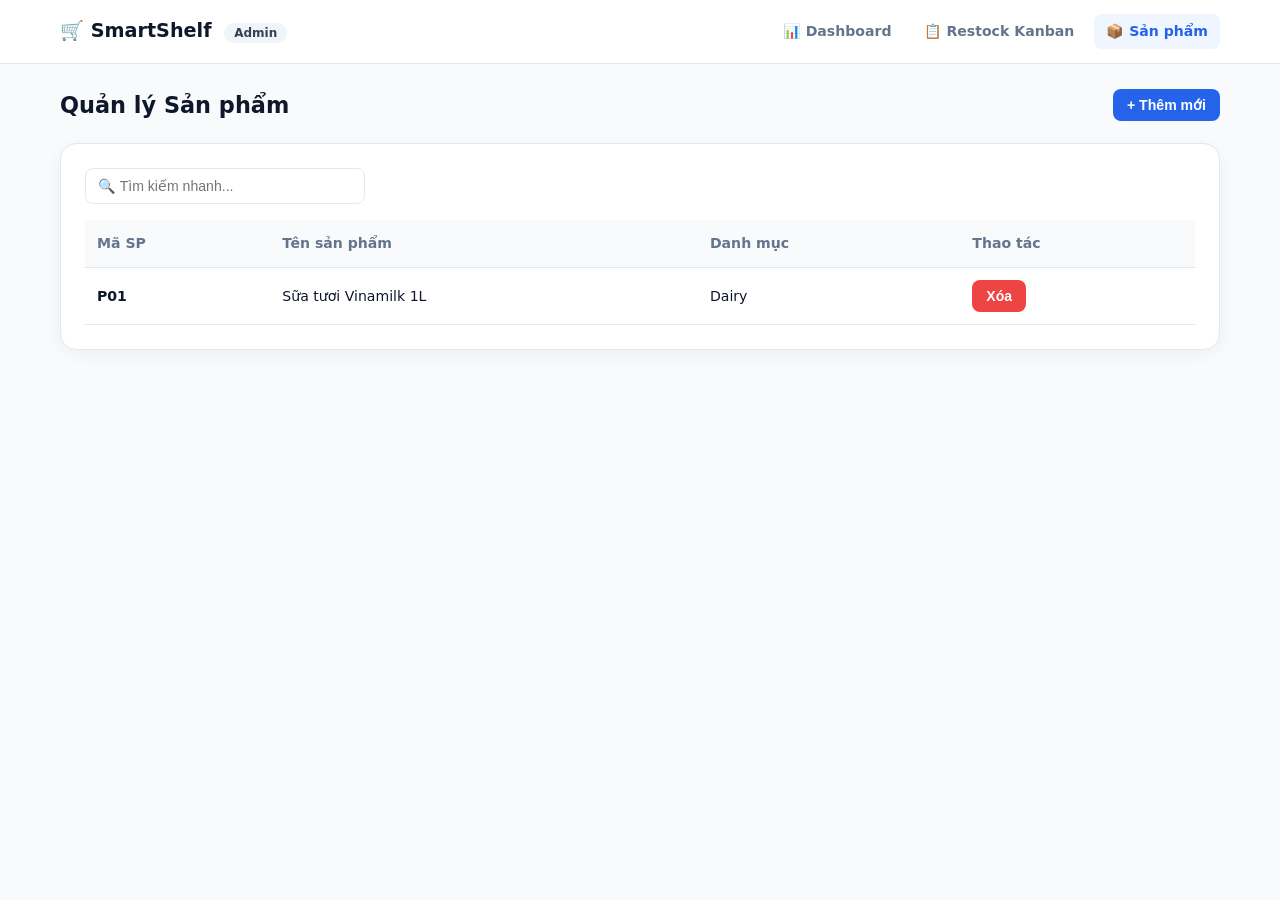
<file: admin-product-management.html>
<!DOCTYPE html>
<html lang="vi">
<head>
  <meta charset="UTF-8">
  <title>SmartShelf - Admin Sản phẩm</title>
  <link rel="stylesheet" href="style.css">
</head>
<body>
  <header class="navbar">
    <div class="container navbar-inner">
      <a href="manager-store-dashboard.html" class="brand-logo">🛒 SmartShelf <span class="brand-badge">Admin</span></a>
      <nav class="nav-menu">
        <a href="manager-store-dashboard.html" class="nav-link">📊 Dashboard</a>
        <a href="manager-restock-board.html" class="nav-link">📋 Restock Kanban</a>
        <a href="admin-product-management.html" class="nav-link active">📦 Sản phẩm</a>
      </nav>
    </div>
  </header>

  <main class="container">
    <div style="margin-top:24px; display:flex; justify-content:space-between; align-items:center;">
      <h1 style="font-size: 1.4rem; font-weight: 800;">Quản lý Sản phẩm</h1>
      <button id="btnAddProduct" class="btn btn-primary">+ Thêm mới</button>
    </div>

    <div class="card-panel" style="margin-top: 20px;">
      <div style="margin-bottom:16px;">
        <input type="text" id="pSearch" class="form-input" placeholder="🔍 Tìm kiếm nhanh..." style="width: 280px;">
      </div>
      <table>
        <thead>
          <tr><th>Mã SP</th><th>Tên sản phẩm</th><th>Danh mục</th><th>Thao tác</th></tr>
        </thead>
        <tbody id="productTableBody">
          <tr><td><strong>P01</strong></td><td>Sữa tươi Vinamilk 1L</td><td>Dairy</td><td><button class="btn btn-danger" onclick="this.closest('tr').remove()">Xóa</button></td></tr>
        </tbody>
      </table>
    </div>
  </main>

  <script src="admin-product-management.js"></script>
</body>
</html>
</file>
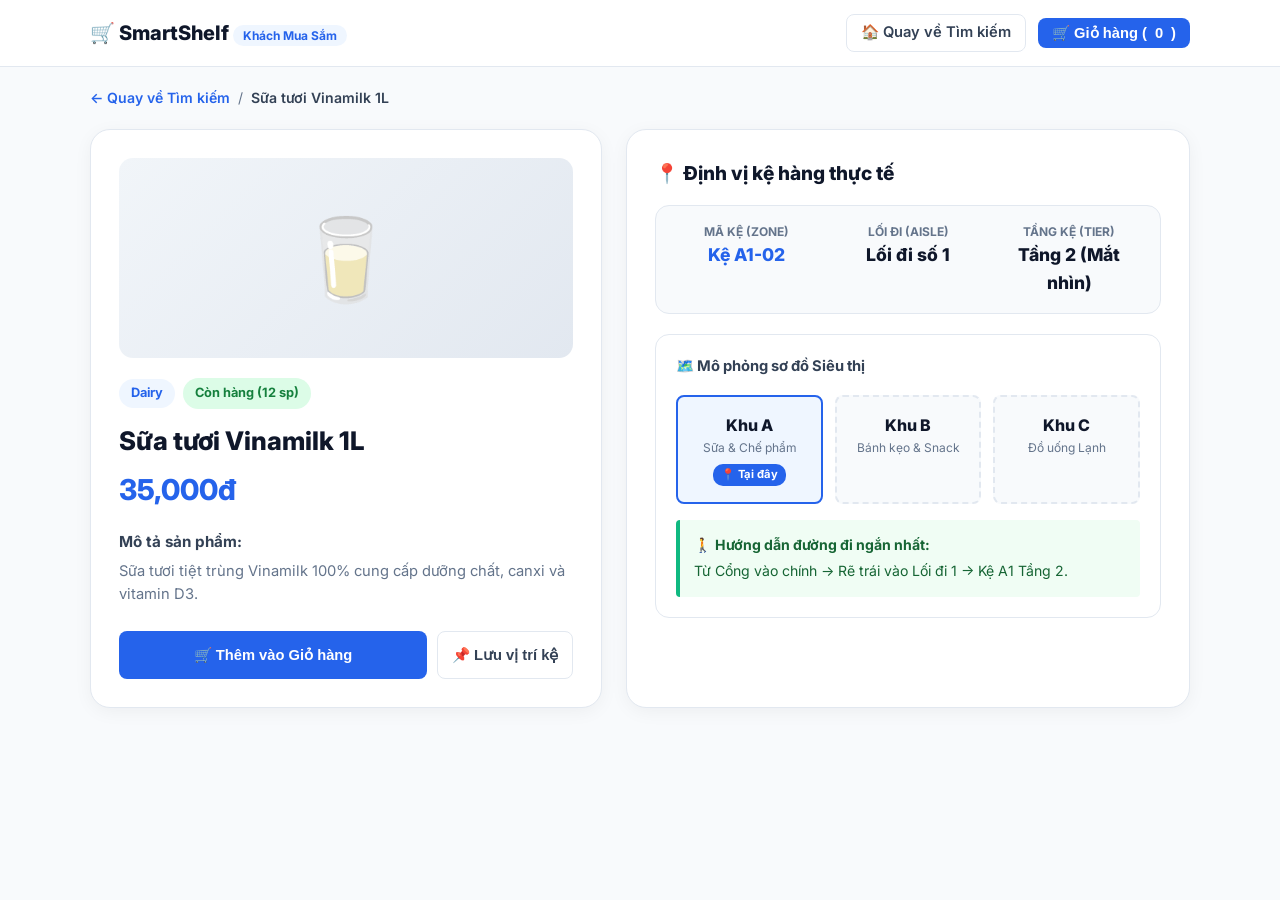
<file: detail.html>
<!DOCTYPE html>
<html lang="vi">
<head>
  <meta charset="UTF-8">
  <meta name="viewport" content="width=device-width, initial-scale=1.0">
  <title>SmartShelf - Chi tiết & Giỏ hàng mua sắm</title>
  
  <link rel="preconnect" href="https://fonts.googleapis.com">
  <link rel="preconnect" href="https://fonts.gstatic.com" crossorigin>
  <link href="https://fonts.googleapis.com/css2?family=Inter:wght@400;500;600;700;800&display=swap" rel="stylesheet">

  <style>
    :root {
      --primary: #2563eb;
      --primary-dark: #1d4ed8;
      --primary-light: #eff6ff;
      --success: #10b981;
      --success-bg: #dcfce7;
      --success-text: #15803d;
      --danger: #ef4444;
      --danger-bg: #ffe4e6;
      --danger-text: #be123c;
      --dark: #0f172a;
      --slate-700: #334155;
      --slate-500: #64748b;
      --slate-200: #e2e8f0;
      --bg-app: #f8fafc;
      --card-bg: #ffffff;
      --radius-sm: 8px;
      --radius-md: 14px;
      --radius-lg: 20px;
      --shadow-card: 0 4px 20px -2px rgba(15, 23, 42, 0.06);
      --font-sans: 'Inter', system-ui, -apple-system, sans-serif;
      --transition: all 0.25s ease;
    }

    .hidden { display: none !important; }
    *, *::before, *::after { box-sizing: border-box; margin: 0; padding: 0; }

    body {
      font-family: var(--font-sans);
      background-color: var(--bg-app);
      color: var(--dark);
      line-height: 1.6;
      padding-bottom: 50px;
    }

    .container { width: 100%; max-width: 1140px; margin: 0 auto; padding: 0 20px; }

    .navbar {
      background: rgba(255, 255, 255, 0.9);
      backdrop-filter: blur(12px);
      border-bottom: 1px solid var(--slate-200);
      position: sticky;
      top: 0;
      z-index: 100;
      padding: 14px 0;
    }
    .navbar-inner { display: flex; justify-content: space-between; align-items: center; }
    .brand-logo { font-weight: 800; font-size: 1.25rem; color: var(--dark); text-decoration: none; }
    .brand-badge { background: var(--primary-light); color: var(--primary); font-size: 0.75rem; padding: 3px 10px; border-radius: 20px; font-weight: 700; }

    .breadcrumb { display: flex; align-items: center; gap: 8px; margin: 20px 0; font-size: 0.88rem; }
    .breadcrumb a { color: var(--primary); text-decoration: none; font-weight: 600; }

    .detail-grid { display: grid; grid-template-columns: 1fr; gap: 24px; }
    @media (min-width: 900px) { .detail-grid { grid-template-columns: 1fr 1.1fr; } }

    .card-panel { background: var(--card-bg); border: 1px solid var(--slate-200); border-radius: var(--radius-lg); padding: 28px; box-shadow: var(--shadow-card); }
    .product-hero-thumb { width: 100%; height: 200px; background: linear-gradient(135deg, #f1f5f9 0%, #e2e8f0 100%); border-radius: var(--radius-md); display: flex; align-items: center; justify-content: center; font-size: 5rem; margin-bottom: 20px; }

    .badge-stock { padding: 5px 12px; border-radius: 20px; font-size: 0.8rem; font-weight: 700; }
    .stock-in { background: var(--success-bg); color: var(--success-text); }
    .stock-out { background: var(--danger-bg); color: var(--danger-text); }
    .category-tag { background: var(--primary-light); color: var(--primary); padding: 4px 12px; border-radius: 20px; font-size: 0.8rem; font-weight: 700; }

    .product-title { font-size: 1.6rem; font-weight: 800; color: var(--dark); margin: 12px 0 6px 0; }
    .product-price { font-size: 1.8rem; font-weight: 800; color: var(--primary); margin-bottom: 16px; }

    .btn { display: inline-flex; align-items: center; justify-content: center; gap: 8px; padding: 12px 20px; border-radius: var(--radius-sm); font-weight: 600; font-size: 0.92rem; cursor: pointer; border: none; transition: var(--transition); text-decoration: none; white-space: nowrap; }
    .btn-primary { background: var(--primary); color: #fff; }
    .btn-primary:hover { background: var(--primary-dark); }
    .btn-outline { background: transparent; border: 1px solid var(--slate-200); color: var(--slate-700); }
    .btn-outline:hover { background: var(--slate-200); }

    .location-metrics { display: grid; grid-template-columns: repeat(3, 1fr); gap: 12px; background: var(--bg-app); padding: 16px; border-radius: var(--radius-md); margin-bottom: 20px; border: 1px solid var(--slate-200); text-align: center; }
    .metric-label { font-size: 0.75rem; color: var(--slate-500); text-transform: uppercase; font-weight: 700; display: block; }
    .metric-value { font-size: 1.1rem; font-weight: 800; color: var(--dark); }

    .map-grid { display: grid; grid-template-columns: repeat(3, 1fr); gap: 12px; margin: 16px 0; }
    .map-zone-card { border: 2px dashed var(--slate-200); border-radius: var(--radius-sm); padding: 16px 10px; text-align: center; background: var(--bg-app); }
    .map-zone-card.active { border: 2px solid var(--primary); background: var(--primary-light); }
    .active-pin { display: inline-block; margin-top: 6px; background: var(--primary); color: #fff; font-size: 0.7rem; padding: 2px 8px; border-radius: 10px; font-weight: 700; }

    .cart-drawer-backdrop { position: fixed; inset: 0; background: rgba(15, 23, 42, 0.5); backdrop-filter: blur(4px); z-index: 1000; }
    .cart-drawer { position: fixed; top: 0; right: 0; width: 100%; max-width: 400px; height: 100%; background: #ffffff; z-index: 1001; display: flex; flex-direction: column; transform: translateX(100%); transition: transform 0.3s ease; }
    .cart-drawer.open { transform: translateX(0); }
    .cart-header { padding: 20px; border-bottom: 1px solid var(--slate-200); display: flex; justify-content: space-between; align-items: center; background: var(--bg-app); }
    .cart-body { flex: 1; overflow-y: auto; padding: 20px; }
    .cart-footer { padding: 20px; border-top: 1px solid var(--slate-200); background: #fff; }
  </style>
</head>
<body>

  <header class="navbar">
    <div class="container navbar-inner">
      <a href="shopper-search.html" class="brand-logo">
        🛒 SmartShelf <span class="brand-badge">Khách Mua Sắm</span>
      </a>
      <nav style="display: flex; gap: 12px; align-items: center;">
        <a href="shopper-search.html" class="btn btn-outline" style="padding: 6px 14px;">🏠 Quay về Tìm kiếm</a>
        <button id="btnOpenCart" class="btn btn-primary" style="padding: 6px 14px;">🛒 Giỏ hàng (<span id="cartCountBadge">0</span>)</button>
      </nav>
    </div>
  </header>

  <main class="container">
    <div class="breadcrumb">
      <a href="shopper-search.html">← Quay về Tìm kiếm</a>
      <span style="color: var(--slate-500);">/</span>
      <span id="breadcrumbName" style="color: var(--slate-700); font-weight: 600;">Chi tiết sản phẩm</span>
    </div>

    <div class="detail-grid">
      <section class="card-panel">
        <div class="product-hero-thumb" id="productIcon">🥛</div>
        <div style="display: flex; gap: 8px; align-items: center;">
          <span id="categoryBadge" class="category-tag">Dairy</span>
          <span id="stockBadge" class="badge-stock stock-in">--</span>
        </div>
        <h1 id="productName" class="product-title">--</h1>
        <div id="productPrice" class="product-price">--</div>

        <div style="margin-bottom: 24px;">
          <h3 style="font-size: 0.95rem; font-weight: 700; color: var(--slate-700); margin-bottom: 6px;">Mô tả sản phẩm:</h3>
          <p id="productDesc" style="color: var(--slate-500); font-size: 0.92rem; line-height: 1.6;">--</p>
        </div>

        <div style="display: flex; gap: 10px; flex-wrap: wrap;">
          <button id="btnAddToCart" class="btn btn-primary" style="flex: 1; padding: 14px;">🛒 Thêm vào Giỏ hàng</button>
          <button id="btnSaveLocation" class="btn btn-outline" style="padding: 14px;">📌 Lưu vị trí kệ</button>
        </div>
      </section>

      <section class="card-panel">
        <h2 style="font-size: 1.2rem; font-weight: 800; color: var(--dark); margin-bottom: 16px;">📍 Định vị kệ hàng thực tế</h2>

        <div class="location-metrics">
          <div><span class="metric-label">Mã kệ (Zone)</span><span id="infoZone" class="metric-value" style="color: var(--primary);">--</span></div>
          <div><span class="metric-label">Lối đi (Aisle)</span><span id="infoAisle" class="metric-value">--</span></div>
          <div><span class="metric-label">Tầng kệ (Tier)</span><span id="infoTier" class="metric-value">--</span></div>
        </div>

        <div style="border: 1px solid var(--slate-200); border-radius: var(--radius-md); padding: 20px; background: #fff;">
          <h3 style="font-size: 0.92rem; font-weight: 700; color: var(--slate-700);">🗺️ Mô phỏng sơ đồ Siêu thị</h3>
          <div class="map-grid">
            <div id="zoneBoxA" class="map-zone-card">
              <div style="font-weight: 800;">Khu A</div>
              <div style="font-size: 0.75rem; color: var(--slate-500);">Sữa & Chế phẩm</div>
              <div id="pinA" class="hidden"><span class="active-pin">📍 Tại đây</span></div>
            </div>
            <div id="zoneBoxB" class="map-zone-card">
              <div style="font-weight: 800;">Khu B</div>
              <div style="font-size: 0.75rem; color: var(--slate-500);">Bánh kẹo & Snack</div>
              <div id="pinB" class="hidden"><span class="active-pin">📍 Tại đây</span></div>
            </div>
            <div id="zoneBoxC" class="map-zone-card">
              <div style="font-weight: 800;">Khu C</div>
              <div style="font-size: 0.75rem; color: var(--slate-500);">Đồ uống Lạnh</div>
              <div id="pinC" class="hidden"><span class="active-pin">📍 Tại đây</span></div>
            </div>
          </div>

          <div style="background: #f0fdf4; border-left: 4px solid var(--success); padding: 14px; border-radius: 4px; font-size: 0.88rem; color: #166534;">
            <strong>🚶 Hướng dẫn đường đi ngắn nhất:</strong>
            <p id="navigationGuide" style="margin-top: 4px;">--</p>
          </div>
        </div>
      </section>
    </div>
  </main>

  <!-- OFFCANVAS CART DRAWER -->
  <div id="cartBackdrop" class="cart-drawer-backdrop hidden"></div>
  <aside id="cartDrawer" class="cart-drawer">
    <div class="cart-header">
      <h3 style="font-size: 1.1rem; font-weight: 800;">🛒 Giỏ hàng của bạn</h3>
      <button id="btnCloseCart" style="background: transparent; border: none; font-size: 1.4rem; cursor: pointer;">✕</button>
    </div>

    <div class="cart-body" id="cartItemList">
      <!-- Dữ liệu render động -->
    </div>

    <div class="cart-footer">
      <div style="display: flex; justify-content: space-between; align-items: center; margin-bottom: 16px;">
        <span style="color: var(--slate-500); font-weight: 600;">Tổng thành tiền:</span>
        <strong id="cartTotalPrice" style="font-size: 1.3rem; color: var(--primary);">0đ</strong>
      </div>

      <div style="display: flex; flex-direction: column; gap: 10px;">
        <button id="btnCheckout" class="btn btn-primary" style="width: 100%; padding: 12px;">
          💳 Thanh toán ngay
        </button>
        <a href="shopper-search.html" class="btn btn-outline" style="width: 100%; text-align: center;">
          ⬅️ Tiếp tục mua sắm
        </a>
      </div>
    </div>
  </aside>

  <script>
    const mockProducts = [
      { id: "P01", name: "Sữa tươi Vinamilk 1L", category: "Dairy", stock: 12, zone: "Kệ A1-02", price: 35000, priceFormatted: "35,000đ", icon: "🥛", desc: "Sữa tươi tiệt trùng Vinamilk 100% cung cấp dưỡng chất, canxi và vitamin D3.", aisle: "Lối đi số 1", tier: "Tầng 2 (Mắt nhìn)", zoneGroup: "A", guide: "Từ Cổng vào chính -> Rẽ trái vào Lối đi 1 -> Kệ A1 Tầng 2." },
      { id: "P02", name: "Sữa tươi TH True Milk 1L", category: "Dairy", stock: 0, zone: "Kệ A1-05", price: 38000, priceFormatted: "38,000đ", icon: "🥛", desc: "Sữa tươi nguyên chất TH True Milk từ trang trại chuẩn.", aisle: "Lối đi số 1", tier: "Tầng 3", zoneGroup: "A", guide: "Từ Cổng vào chính -> Rẽ trái vào Lối đi 1 -> Cuối Dãy A1." },
      { id: "P03", name: "Bánh Oishi Tôm Cay", category: "Snacks", stock: 25, zone: "Kệ B2-01", price: 10000, priceFormatted: "10,000đ", icon: "🍿", desc: "Snack Oishi vị tôm cay giòn rụm.", aisle: "Lối đi số 2", tier: "Tầng 1 (Dưới)", zoneGroup: "B", guide: "Đi thẳng từ Cổng chính -> Khu B2 (Bánh kẹo) -> Kệ B2-01." },
      { id: "P04", name: "Bánh Lay's Khoai Tây Vị Tự Nhiên", category: "Snacks", stock: 0, zone: "Kệ B2-04", price: 22000, priceFormatted: "22,000đ", icon: "🥔", desc: "Bánh quy khoai tây Lay's giòn tan.", aisle: "Lối đi số 2", tier: "Tầng 2", zoneGroup: "B", guide: "Đi thẳng từ Cổng chính -> Khu B2 -> Kệ B2-04." },
      { id: "P05", name: "Nước Ngọt Coca Cola 330ml", category: "Beverage", stock: 0, zone: "Kệ C1-03", price: 12000, priceFormatted: "12,000đ", icon: "🥤", desc: "Nước giải khát có ga Coca-Cola sảng khoái.", aisle: "Lối đi số 3 (Tủ mát)", tier: "Tầng giữa Tủ mát", zoneGroup: "C", guide: "Đi về góc phải Siêu thị -> Khu Tủ mát C1-03." },
      { id: "P06", name: "Nước Ngọt Pepsi Lạnh", category: "Beverage", stock: 18, zone: "Kệ C1-04", price: 12000, priceFormatted: "12,000đ", icon: "🥤", desc: "Nước ngọt Pepsi phục vụ lạnh.", aisle: "Lối đi số 3 (Tủ mát)", tier: "Tầng dưới Tủ mát", zoneGroup: "C", guide: "Đi về góc phải Siêu thị -> Khu Tủ mát C1-04." }
    ];

    let currentProduct = null;

    function renderDetail() {
      const params = new URLSearchParams(window.location.search);
      const targetId = params.get('id') || 'P01';
      currentProduct = mockProducts.find(p => p.id === targetId) || mockProducts[0];

      document.getElementById('breadcrumbName').innerText = currentProduct.name;
      document.getElementById('productIcon').innerText = currentProduct.icon;
      document.getElementById('productName').innerText = currentProduct.name;
      document.getElementById('productPrice').innerText = currentProduct.priceFormatted;
      document.getElementById('productDesc').innerText = currentProduct.desc;
      document.getElementById('categoryBadge').innerText = currentProduct.category;

      const stockBadge = document.getElementById('stockBadge');
      const btnAdd = document.getElementById('btnAddToCart');

      if (currentProduct.stock > 0) {
        stockBadge.innerText = `Còn hàng (${currentProduct.stock} sp)`;
        stockBadge.className = 'badge-stock stock-in';
        btnAdd.disabled = false;
        btnAdd.innerText = '🛒 Thêm vào Giỏ hàng';
      } else {
        stockBadge.innerText = 'Hết hàng trên kệ';
        stockBadge.className = 'badge-stock stock-out';
        btnAdd.disabled = true;
        btnAdd.innerText = '⚠️ Sản phẩm hết hàng';
      }

      document.getElementById('infoZone').innerText = currentProduct.zone;
      document.getElementById('infoAisle').innerText = currentProduct.aisle;
      document.getElementById('infoTier').innerText = currentProduct.tier;
      document.getElementById('navigationGuide').innerText = currentProduct.guide;

      highlightMapZone(currentProduct.zoneGroup);
      updateCartUI();
    }

    function highlightMapZone(group) {
      ['A', 'B', 'C'].forEach(g => {
        document.getElementById(`zoneBox${g}`).classList.remove('active');
        document.getElementById(`pin${g}`).classList.add('hidden');
      });
      document.getElementById(`zoneBox${group}`).classList.add('active');
      document.getElementById(`pin${group}`).classList.remove('hidden');
    }

    /* QUẢN LÝ GIỎ HÀNG BẰNG LOCALSTORAGE */
    function getCart() { return JSON.parse(localStorage.getItem('smartshelf_cart') || '[]'); }
    function saveCart(cart) { localStorage.setItem('smartshelf_cart', JSON.stringify(cart)); updateCartUI(); }

    function updateCartQty(id, delta) {
      let cart = getCart();
      const item = cart.find(i => i.id === id);
      if (!item) return;

      item.qty += delta;
      if (item.qty <= 0) {
        cart = cart.filter(i => i.id !== id);
      }
      saveCart(cart);
    }

    function updateCartUI() {
      const cart = getCart();
      const totalCount = cart.reduce((s, i) => s + i.qty, 0);
      const totalPrice = cart.reduce((s, i) => s + (i.price * i.qty), 0);

      document.getElementById('cartCountBadge').innerText = totalCount;
      document.getElementById('cartTotalPrice').innerText = totalPrice.toLocaleString('vi-VN') + 'đ';

      const list = document.getElementById('cartItemList');
      list.innerHTML = '';

      if (cart.length === 0) {
        list.innerHTML = `
          <div style="text-align: center; padding: 40px 10px; color: var(--slate-500);">
            <span style="font-size: 3rem;">🛒</span>
            <p style="margin-top: 10px; font-weight: 600;">Giỏ hàng trống</p>
          </div>
        `;
        return;
      }

      cart.forEach(item => {
        list.insertAdjacentHTML('beforeend', `
          <div style="display: flex; justify-content: space-between; align-items: center; padding: 12px 0; border-bottom: 1px solid var(--slate-200);">
            <div>
              <strong style="font-size: 0.9rem; color: var(--dark);">${item.name}</strong>
              <div style="color: var(--primary); font-size: 0.82rem; font-weight: 700;">${item.priceFormatted}</div>
            </div>
            <div style="display: flex; align-items: center; gap: 6px;">
              <button onclick="updateCartQty('${item.id}', -1)" class="btn btn-outline" style="padding: 2px 8px; font-size: 0.8rem; line-height: 1;">-</button>
              <span style="font-size: 0.88rem; font-weight: 700; min-width: 16px; text-align: center;">${item.qty}</span>
              <button onclick="updateCartQty('${item.id}', 1)" class="btn btn-outline" style="padding: 2px 8px; font-size: 0.8rem; line-height: 1;">+</button>
            </div>
          </div>
        `);
      });
    }

    /* THÊM SẢN PHẨM VÀO GIỎ HÀNG */
    document.getElementById('btnAddToCart').onclick = () => {
      if (!currentProduct || currentProduct.stock === 0) return;
      let cart = getCart();
      const exist = cart.find(i => i.id === currentProduct.id);
      if (exist) {
        exist.qty += 1;
      } else {
        cart.push({
          id: currentProduct.id,
          name: currentProduct.name,
          price: currentProduct.price,
          priceFormatted: currentProduct.priceFormatted,
          qty: 1
        });
      }
      saveCart(cart);
      document.getElementById('cartDrawer').classList.add('open');
      document.getElementById('cartBackdrop').classList.remove('hidden');
    };

    /* CHỨC NĂNG THANH TOÁN */
    document.getElementById('btnCheckout').onclick = () => {
      const cart = getCart();
      if (cart.length === 0) {
        alert('Giỏ hàng của bạn đang rỗng!');
        return;
      }

      const total = cart.reduce((s, i) => s + (i.price * i.qty), 0);
      alert(`🎉 THANH TOÁN THÀNH CÔNG!\n\nTổng giá trị đơn hàng: ${total.toLocaleString('vi-VN')}đ\n\nCảm ơn bạn đã mua sắm tại SmartShelf!`);
      
      localStorage.removeItem('smartshelf_cart');
      updateCartUI();
      
      document.getElementById('cartDrawer').classList.remove('open');
      document.getElementById('cartBackdrop').classList.add('hidden');
    };

    /* BẬT / TẮT DRAWER GIỎ HÀNG */
    document.getElementById('btnOpenCart').onclick = () => {
      document.getElementById('cartDrawer').classList.add('open');
      document.getElementById('cartBackdrop').classList.remove('hidden');
    };
    document.getElementById('btnCloseCart').onclick = () => {
      document.getElementById('cartDrawer').classList.remove('open');
      document.getElementById('cartBackdrop').classList.add('hidden');
    };
    document.getElementById('cartBackdrop').onclick = () => {
      document.getElementById('cartDrawer').classList.remove('open');
      document.getElementById('cartBackdrop').classList.add('hidden');
    };

    document.getElementById('btnSaveLocation').onclick = () => {
      if (currentProduct) alert(`Đã lưu vị trí kệ ${currentProduct.zone}!`);
    };

    document.addEventListener('DOMContentLoaded', renderDetail);
  </script>
</body>
</html>
</file>
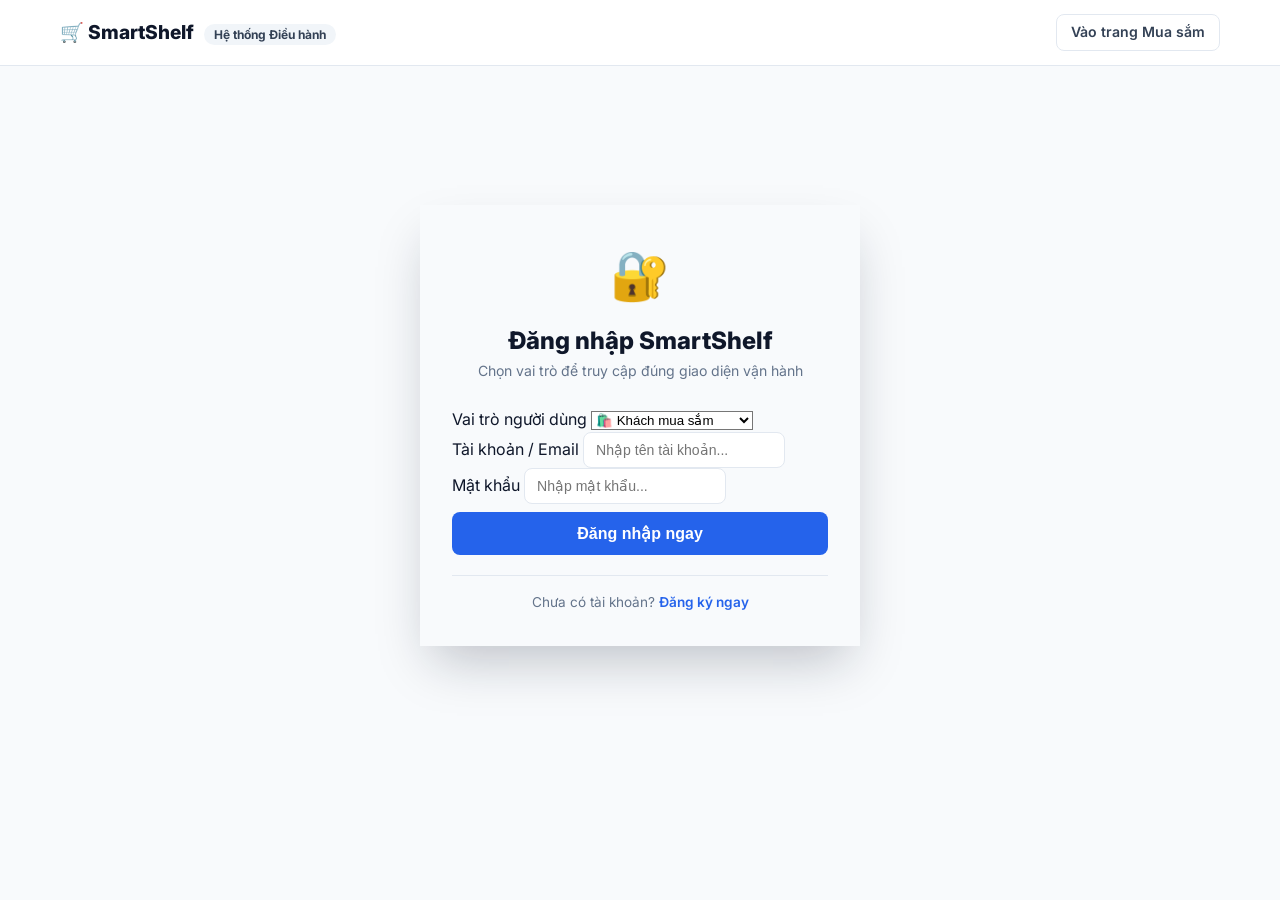
<file: login.html>
<!DOCTYPE html>
<html lang="vi">
<head>
  <meta charset="UTF-8">
  <meta name="viewport" content="width=device-width, initial-scale=1.0">
  <title>SmartShelf - Đăng nhập hệ thống</title>
  
  <link rel="preconnect" href="https://fonts.googleapis.com">
  <link rel="preconnect" href="https://fonts.gstatic.com" crossorigin>
  <link href="https://fonts.googleapis.com/css2?family=Inter:wght@400;500;600;700;800&display=swap" rel="stylesheet">

  <link rel="stylesheet" href="style.css">
</head>
<body>

  <header class="navbar">
    <div class="container navbar-inner">
      <a href="shopper-search.html" class="brand-logo">
        🛒 SmartShelf <span class="brand-badge">Hệ thống Điều hành</span>
      </a>
      <nav>
        <a href="shopper-search.html" class="btn btn-outline" style="padding: 6px 14px;">Vào trang Mua sắm</a>
      </nav>
    </div>
  </header>

  <main class="container" style="display: flex; justify-content: center; align-items: center; min-height: 80vh;">
    
    <div class="search-hero" style="width: 100%; max-width: 440px; margin: 0; padding: 32px; box-shadow: var(--shadow-modal);">
      
      <div style="text-align: center; margin-bottom: 24px;">
        <span style="font-size: 3rem;">🔐</span>
        <h1 style="font-size: 1.5rem; font-weight: 800; color: var(--dark); margin-top: 8px;">Đăng nhập SmartShelf</h1>
        <p style="color: var(--slate-500); font-size: 0.88rem;">Chọn vai trò để truy cập đúng giao diện vận hành</p>
      </div>

      <form id="loginForm">
        
        <div class="form-group">
          <label for="roleSelect">Vai trò người dùng</label>
          <select id="roleSelect" class="form-select" style="background: #fff;">
            <option value="shopper">🛍️ Khách mua sắm </option>
            <option value="associate">👷 Nhân viên cửa hàng </option>
            <option value="manager">📊 Quản lý / Admin </option>
          </select>
        </div>

        <div class="form-group">
          <label for="usernameInput">Tài khoản / Email</label>
          <input type="text" id="usernameInput" class="form-input" placeholder="Nhập tên tài khoản..." required />
        </div>

        <div class="form-group">
          <label for="passwordInput">Mật khẩu</label>
          <input type="password" id="passwordInput" class="form-input" placeholder="Nhập mật khẩu..." required />
        </div>

        <div id="loginErrorMessage" class="hidden" style="background: var(--danger-bg); color: var(--danger-text); padding: 10px; border-radius: var(--radius-sm); font-size: 0.85rem; margin-bottom: 16px; border-left: 4px solid var(--danger-text);">
          --
        </div>

        <button type="submit" class="btn btn-primary" style="width: 100%; padding: 12px; font-size: 1rem; margin-top: 8px;">
          Đăng nhập ngay
        </button>

      </form>

      <div style="text-align: center; margin-top: 20px; font-size: 0.85rem; color: var(--slate-500); border-top: 1px solid var(--slate-200); padding-top: 16px;">
        Chưa có tài khoản? <a href="#" onclick="alert('Tính năng Đăng ký mở rộng!')" style="color: var(--primary); font-weight: 600; text-decoration: none;">Đăng ký ngay</a>
      </div>

    </div>

  </main>

  
  <script src="js/login.js"></script>
</body>
</body>
</html>
</file>
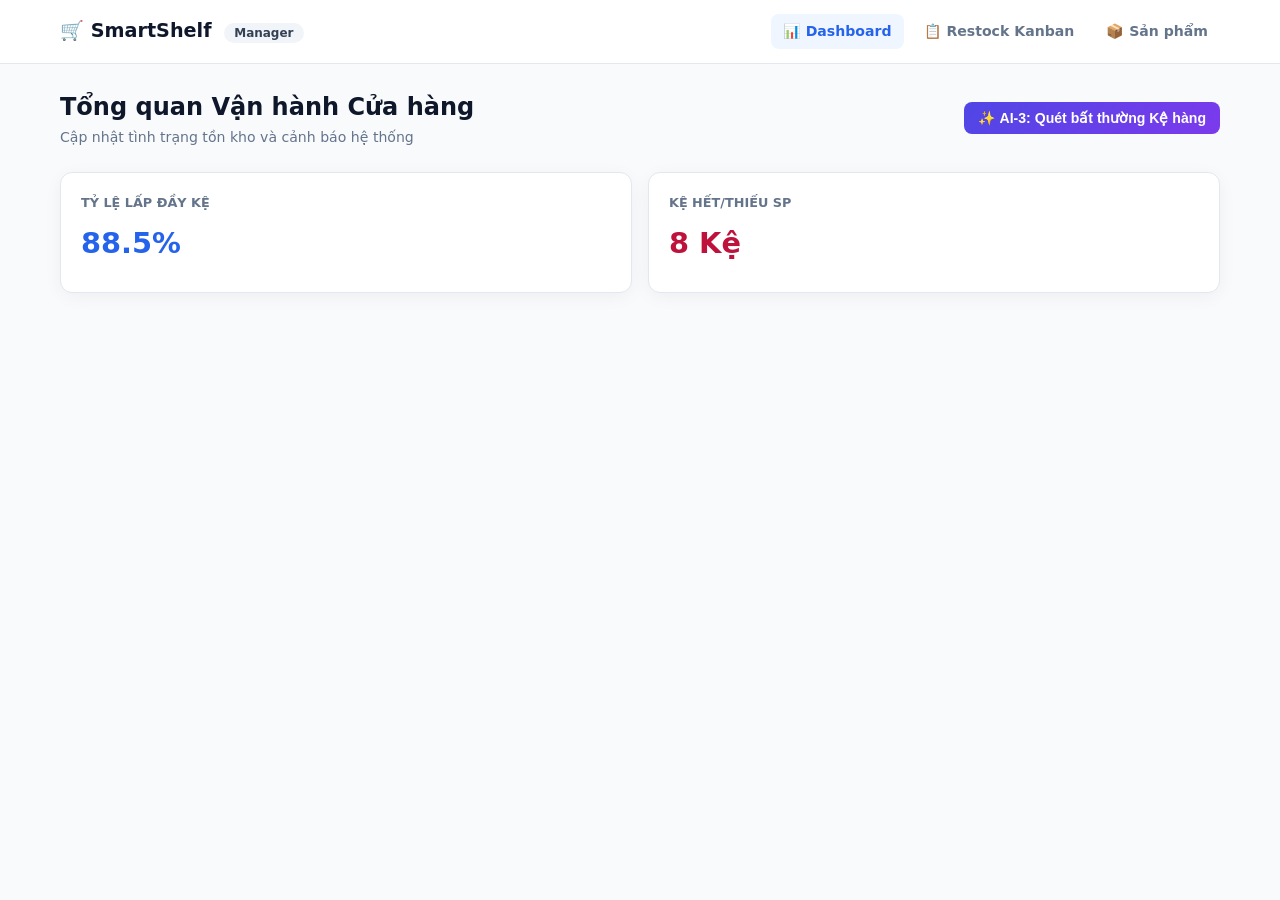
<file: manager-store-dashboard.html>
<!DOCTYPE html>
<html lang="vi">
<head>
  <meta charset="UTF-8">
  <title>SmartShelf - Dashboard Quản lý</title>
  <link rel="stylesheet" href="style.css">
</head>
<body>
  <header class="navbar">
    <div class="container navbar-inner">
      <a href="manager-store-dashboard.html" class="brand-logo">🛒 SmartShelf <span class="brand-badge">Manager</span></a>
      <nav class="nav-menu">
        <a href="manager-store-dashboard.html" class="nav-link active">📊 Dashboard</a>
        <a href="manager-restock-board.html" class="nav-link">📋 Restock Kanban</a>
        <a href="admin-product-management.html" class="nav-link">📦 Sản phẩm</a>
      </nav>
    </div>
  </header>

  <main class="container">
    <div style="margin-top: 24px; display: flex; justify-content: space-between; align-items: center;">
      <div>
        <h1 style="font-size: 1.5rem; font-weight: 800;">Tổng quan Vận hành Cửa hàng</h1>
        <p style="color: var(--slate-500); font-size: 0.88rem;">Cập nhật tình trạng tồn kho và cảnh báo hệ thống</p>
      </div>
      <button id="btnRunAI3" class="btn btn-ai">✨ AI-3: Quét bất thường Kệ hàng</button>
    </div>

    <div class="kpi-grid">
      <div class="kpi-card">
        <div class="kpi-title">Tỷ lệ lấp đầy kệ</div>
        <div class="kpi-value" style="color: var(--primary);">88.5%</div>
      </div>
      <div class="kpi-card">
        <div class="kpi-title">Kệ hết/thiếu sp</div>
        <div class="kpi-value" style="color: var(--danger-text);">8 Kệ</div>
      </div>
    </div>
  </main>

  <!-- MODAL AI-3 -->
  <div id="ai3Modal" class="modal-overlay hidden">
    <div class="modal-box">
      <div class="modal-ai-header">
        <h3>✨ AI-3: Shelf Anomaly Insight</h3>
        <button id="btnCloseAI3" style="background:none;border:none;color:#fff;font-size:1.2rem;cursor:pointer;">✕</button>
      </div>
      <div style="padding: 20px;">
        <p style="font-size: 0.88rem; color: var(--slate-500); margin-bottom: 16px;">Phát hiện sai lệch vị trí & thất thoát tồn kho thực tế.</p>
        <button id="btnCreateAuditTask" class="btn btn-primary" style="width: 100%;">Tạo Nhiệm vụ Kiểm tra Đột xuất</button>
      </div>
    </div>
  </div>

  <script src="js/data-store.js"></script>
<script src="manager-store-dashboard.js"></script>
</body>
</html>
</file>
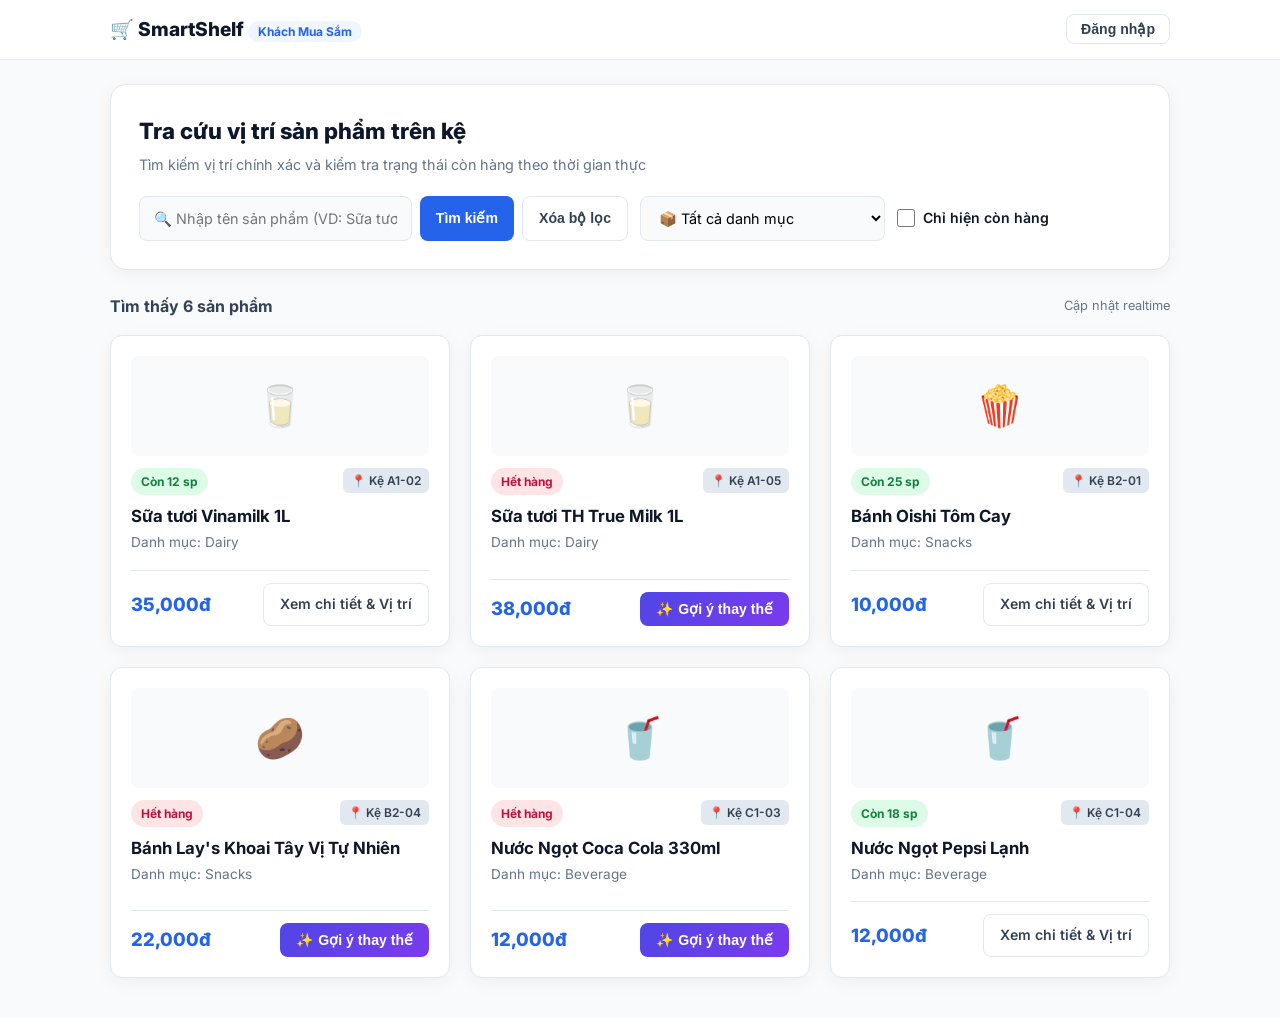
<file: shopper-search.html>
<!DOCTYPE html>
<html lang="vi">
<head>
  <meta charset="UTF-8">
  <meta name="viewport" content="width=device-width, initial-scale=1.0">
  <title>SmartShelf - Tra cứu sản phẩm & Vị trí kệ</title>
  
  <link rel="preconnect" href="https://fonts.googleapis.com">
  <link rel="preconnect" href="https://fonts.gstatic.com" crossorigin>
  <link href="https://fonts.googleapis.com/css2?family=Inter:wght@400;500;600;700;800&display=swap" rel="stylesheet">

  <style>
    :root {
      --primary: #2563eb;
      --primary-dark: #1d4ed8;
      --primary-light: #eff6ff;
      --ai-gradient: linear-gradient(135deg, #4f46e5 0%, #7c3aed 100%);
      --success-bg: #dcfce7;
      --success-text: #15803d;
      --danger-bg: #ffe4e6;
      --danger-text: #be123c;
      --dark: #0f172a;
      --slate-700: #334155;
      --slate-500: #64748b;
      --slate-200: #e2e8f0;
      --bg-app: #f8fafc;
      --card-bg: #ffffff;
      --radius-sm: 8px;
      --radius-md: 12px;
      --radius-lg: 16px;
      --shadow-card: 0 4px 20px -2px rgba(15, 23, 42, 0.06);
      --shadow-hover: 0 12px 28px -4px rgba(37, 99, 235, 0.12);
      --shadow-modal: 0 25px 50px -12px rgba(15, 23, 42, 0.25);
      --font-sans: 'Inter', system-ui, -apple-system, sans-serif;
      --transition: all 0.25s ease;
    }

    .hidden { display: none !important; }
    *, *::before, *::after { box-sizing: border-box; margin: 0; padding: 0; }

    body {
      font-family: var(--font-sans);
      background-color: var(--bg-app);
      color: var(--dark);
      line-height: 1.6;
      padding-bottom: 40px;
    }

    .container { width: 100%; max-width: 1100px; margin: 0 auto; padding: 0 20px; }

    .navbar {
      background: rgba(255, 255, 255, 0.9);
      backdrop-filter: blur(10px);
      border-bottom: 1px solid var(--slate-200);
      position: sticky;
      top: 0;
      z-index: 100;
      padding: 14px 0;
    }
    .navbar-inner { display: flex; justify-content: space-between; align-items: center; }
    .brand-logo { font-weight: 800; font-size: 1.2rem; color: var(--dark); text-decoration: none; }
    .brand-badge { background: var(--primary-light); color: var(--primary); font-size: 0.75rem; padding: 3px 10px; border-radius: 20px; font-weight: 700; }

    .search-hero {
      background: #ffffff;
      border-radius: var(--radius-lg);
      padding: 28px;
      margin: 24px 0;
      border: 1px solid var(--slate-200);
      box-shadow: var(--shadow-card);
    }
    .hero-title { font-size: 1.4rem; font-weight: 800; color: var(--dark); margin-bottom: 4px; }
    .hero-subtitle { color: var(--slate-500); font-size: 0.9rem; margin-bottom: 20px; }

    .search-controls { display: grid; grid-template-columns: 1fr; gap: 12px; }
    @media (min-width: 768px) { .search-controls { grid-template-columns: 2fr 1fr 1fr; } }

    .search-input-group { display: flex; gap: 8px; }

    .form-input, .form-select {
      width: 100%;
      padding: 12px 14px;
      border: 1px solid var(--slate-200);
      border-radius: var(--radius-sm);
      font-size: 0.9rem;
      background: var(--bg-app);
      outline: none;
      font-family: inherit;
    }

    .product-grid {
      display: grid;
      grid-template-columns: 1fr;
      gap: 20px;
      margin-top: 16px;
    }
    @media (min-width: 640px) { .product-grid { grid-template-columns: repeat(2, 1fr); } }
    @media (min-width: 1024px) { .product-grid { grid-template-columns: repeat(3, 1fr); } }

    .product-card {
      background: var(--card-bg);
      border: 1px solid var(--slate-200);
      border-radius: var(--radius-md);
      padding: 20px;
      box-shadow: var(--shadow-card);
      transition: var(--transition);
      display: flex;
      flex-direction: column;
      justify-content: space-between;
    }
    .product-card:hover { transform: translateY(-4px); box-shadow: var(--shadow-hover); border-color: #bfdbfe; }

    .product-thumb {
      width: 100%;
      height: 100px;
      background: var(--bg-app);
      border-radius: var(--radius-sm);
      display: flex;
      align-items: center;
      justify-content: center;
      font-size: 2.5rem;
      margin-bottom: 12px;
    }

    .badge-stock { padding: 4px 10px; border-radius: 20px; font-size: 0.75rem; font-weight: 700; }
    .stock-in { background: var(--success-bg); color: var(--success-text); }
    .stock-out { background: var(--danger-bg); color: var(--danger-text); }

    .location-tag { background: var(--slate-200); padding: 3px 8px; border-radius: 6px; font-size: 0.75rem; font-weight: 600; color: var(--slate-700); }
    .product-title { font-size: 1.05rem; font-weight: 700; color: var(--dark); margin: 8px 0 2px 0; }
    .product-meta { font-size: 0.85rem; color: var(--slate-500); }
    .product-price { font-size: 1.15rem; font-weight: 800; color: var(--primary); }

    .btn {
      display: inline-flex;
      align-items: center;
      justify-content: center;
      gap: 6px;
      padding: 9px 16px;
      border-radius: var(--radius-sm);
      font-weight: 600;
      font-size: 0.88rem;
      cursor: pointer;
      border: none;
      text-decoration: none;
      white-space: nowrap;
    }
    .btn-primary { background: var(--primary); color: #fff; }
    .btn-ai { background: var(--ai-gradient); color: #fff; }
    .btn-outline { background: transparent; border: 1px solid var(--slate-200); color: var(--slate-700); }

    .modal-overlay { position: fixed; inset: 0; background: rgba(15, 23, 42, 0.6); backdrop-filter: blur(4px); display: flex; align-items: center; justify-content: center; z-index: 1000; }
    .modal-box { background: #fff; width: 90%; max-width: 460px; border-radius: var(--radius-lg); overflow: hidden; box-shadow: var(--shadow-modal); }
    .modal-ai-header { background: var(--ai-gradient); color: #fff; padding: 16px 20px; display: flex; align-items: center; justify-content: space-between; }
    .modal-header-simple { background: var(--primary); color: #fff; padding: 16px 20px; display: flex; align-items: center; justify-content: space-between; }
    .modal-body { padding: 20px; }
  </style>
</head>
<body>

  <header class="navbar">
    <div class="container navbar-inner">
      <a href="shopper-search.html" class="brand-logo">
        🛒 SmartShelf <span class="brand-badge">Khách Mua Sắm</span>
      </a>
      <nav style="display: flex; gap: 12px; align-items: center;">
        <span id="userStatus" style="font-size: 0.9rem; font-weight: 600; color: var(--slate-700); display: none;"></span>
        <button id="btnNavLogin" class="btn btn-outline" style="padding: 6px 14px;">Đăng nhập</button>
      </nav>
    </div>
  </header>

  <main class="container">
    <section class="search-hero">
      <h1 class="hero-title">Tra cứu vị trí sản phẩm trên kệ</h1>
      <p class="hero-subtitle">Tìm kiếm vị trí chính xác và kiểm tra trạng thái còn hàng theo thời gian thực</p>
      
      <div class="search-controls">
        <div class="search-input-group">
          <input type="text" id="searchInput" class="form-input" placeholder="🔍 Nhập tên sản phẩm (VD: Sữa tươi, Bánh...)" />
          <button type="button" id="btnSearch" class="btn btn-primary">Tìm kiếm</button>
          <button type="button" id="btnReset" class="btn btn-outline">Xóa bộ lọc</button>
        </div>

        <select id="categoryFilter" class="form-select">
          <option value="ALL">📦 Tất cả danh mục</option>
          <option value="Dairy">🥛 Sữa & Chế phẩm</option>
          <option value="Snacks">🍿 Bánh kẹo & Ăn vặt</option>
          <option value="Beverage">🥤 Đồ uống giải khát</option>
        </select>

        <div style="display: flex; align-items: center; gap: 8px;">
          <input type="checkbox" id="stockOnlyToggle" style="width: 18px; height: 18px; cursor: pointer;">
          <label for="stockOnlyToggle" style="font-size: 0.88rem; font-weight: 600; cursor: pointer;">Chỉ hiện còn hàng</label>
        </div>
      </div>
    </section>

    <div style="display: flex; justify-content: space-between; align-items: center; margin-bottom: 12px;">
      <h2 style="font-size: 1rem; color: var(--slate-700);" id="resultCountHeader">Danh sách sản phẩm</h2>
      <span style="font-size: 0.8rem; color: var(--slate-500);">Cập nhật realtime</span>
    </div>

    <!-- KHU VỰC VẼ SẢN PHẨM -->
    <section id="productGrid" class="product-grid"></section>
  </main>

  <!-- Modal Đăng nhập -->
  <div id="loginModal" class="modal-overlay hidden">
    <div class="modal-box">
      <div class="modal-header-simple">
        <h3 style="font-size: 1rem; font-weight: 700;">Đăng nhập tài khoản</h3>
        <button id="btnCloseLoginX" style="background: transparent; border: none; color: #fff; font-size: 1.2rem; cursor: pointer;">✕</button>
      </div>
      <div class="modal-body">
        <form id="loginForm">
          <div style="margin-bottom: 14px;">
            <label style="display: block; font-size: 0.88rem; font-weight: 600; margin-bottom: 6px;">Tài khoản / Email</label>
            <input type="text" id="loginUsername" class="form-input" placeholder="Nhập tên tài khoản..." required />
          </div>
          <div style="margin-bottom: 14px;">
            <label style="display: block; font-size: 0.88rem; font-weight: 600; margin-bottom: 6px;">Mật khẩu</label>
            <input type="password" id="loginPassword" class="form-input" placeholder="Nhập mật khẩu..." required />
          </div>
          <button type="submit" class="btn btn-primary" style="width: 100%; padding: 11px;">Đăng nhập</button>
        </form>
      </div>
    </div>
  </div>

  <!-- Modal Trải nghiệm AI-2 -->
  <div id="aiModal" class="modal-overlay hidden">
    <div class="modal-box">
      <div class="modal-ai-header">
        <div style="display: flex; align-items: center; gap: 8px;">
          <span>✨</span>
          <h3 style="font-size: 1rem; font-weight: 700;">AI Trợ lý mua sắm</h3>
        </div>
        <button id="btnCloseModalX" style="background: transparent; border: none; color: #fff; font-size: 1.2rem; cursor: pointer;">✕</button>
      </div>

      <div class="modal-body">
        <div id="aiLoadingState" class="hidden" style="text-align: center; padding: 20px;">
          <p style="color: var(--slate-500); font-size: 0.88rem;">🤖 AI đang tìm sản phẩm cùng loại còn hàng...</p>
        </div>

        <div id="aiResultState" class="hidden">
          <p style="font-size: 0.75rem; text-transform: uppercase; color: var(--slate-500); font-weight: 700;">Sản phẩm đề xuất thay thế:</p>
          <h4 id="aiSuggestedName" style="font-size: 1.15rem; color: var(--dark); margin: 4px 0 6px 0;">--</h4>
          
          <div style="display: flex; gap: 15px; font-size: 0.88rem; margin-bottom: 8px;">
            <span>💰 Giá: <strong id="aiSuggestedPrice" style="color: var(--primary);">--</strong></span>
            <span>📍 Vị trí: <strong id="aiSuggestedLocation">--</strong></span>
          </div>

          <div style="background: #f5f3ff; border-left: 4px solid #6366f1; padding: 12px; border-radius: 4px; margin: 14px 0; font-size: 0.88rem; color: #4338ca;">
            💡 <strong id="aiReasonText">--</strong>
          </div>

          <div style="display: flex; gap: 10px; margin-top: 16px;">
            <button id="btnAcceptAI" class="btn btn-primary" style="flex: 1;">Chấp nhận & Dẫn đường</button>
            <button id="btnRejectAI" class="btn btn-outline">Bỏ qua</button>
          </div>
        </div>
      </div>
    </div>
  </div>

  <script>
    const mockProducts = [
      { id: "P01", name: "Sữa tươi Vinamilk 1L", category: "Dairy", stock: 12, zone: "Kệ A1-02", price: "35,000đ", icon: "🥛" },
      { id: "P02", name: "Sữa tươi TH True Milk 1L", category: "Dairy", stock: 0, zone: "Kệ A1-05", price: "38,000đ", icon: "🥛" },
      { id: "P03", name: "Bánh Oishi Tôm Cay", category: "Snacks", stock: 25, zone: "Kệ B2-01", price: "10,000đ", icon: "🍿" },
      { id: "P04", name: "Bánh Lay's Khoai Tây Vị Tự Nhiên", category: "Snacks", stock: 0, zone: "Kệ B2-04", price: "22,000đ", icon: "🥔" },
      { id: "P05", name: "Nước Ngọt Coca Cola 330ml", category: "Beverage", stock: 0, zone: "Kệ C1-03", price: "12,000đ", icon: "🥤" },
      { id: "P06", name: "Nước Ngọt Pepsi Lạnh", category: "Beverage", stock: 18, zone: "Kệ C1-04", price: "12,000đ", icon: "🥤" }
    ];

    const productGrid = document.getElementById('productGrid');
    const searchInput = document.getElementById('searchInput');
    const btnSearch = document.getElementById('btnSearch');
    const btnReset = document.getElementById('btnReset');
    const categoryFilter = document.getElementById('categoryFilter');
    const stockOnlyToggle = document.getElementById('stockOnlyToggle');
    const resultCountHeader = document.getElementById('resultCountHeader');

    function removeAccents(str) {
      return str.normalize("NFD").replace(/[\u0300-\u036f]/g, "").replace(/đ/g, "d").replace(/Đ/g, "D");
    }

    function renderProducts(products) {
      productGrid.innerHTML = '';
      resultCountHeader.innerText = `Tìm thấy ${products.length} sản phẩm`;

      if (products.length === 0) {
        productGrid.innerHTML = `
          <div style="grid-column: 1/-1; text-align: center; padding: 40px; background: #fff; border-radius: var(--radius-md);">
            <span style="font-size: 2.5rem;">🔍</span>
            <h3 style="margin-top: 8px; color: var(--slate-700);">Không tìm thấy sản phẩm</h3>
          </div>`;
        return;
      }

      products.forEach(p => {
        const isOutOfStock = p.stock === 0;
        const cardHtml = `
          <article class="product-card">
            <div>
              <div class="product-thumb">${p.icon}</div>
              <div style="display: flex; justify-content: space-between; align-items: start;">
                <span class="badge-stock ${isOutOfStock ? 'stock-out' : 'stock-in'}">
                  ${isOutOfStock ? 'Hết hàng' : `Còn ${p.stock} sp`}
                </span>
                <span class="location-tag">📍 ${p.zone}</span>
              </div>
              <h3 class="product-title">${p.name}</h3>
              <p class="product-meta">Danh mục: ${p.category}</p>
            </div>

            <div style="margin-top: 16px; border-top: 1px solid var(--slate-200); padding-top: 12px; display: flex; align-items: center; justify-content: space-between;">
              <span class="product-price">${p.price}</span>
              ${isOutOfStock 
                ? `<button class="btn btn-ai" onclick="triggerAI2('${p.id}')">✨ Gợi ý thay thế</button>`
                : `<a href="shopper-detail.html?id=${p.id}" class="btn btn-outline">Xem chi tiết & Vị trí</a>`
              }
            </div>
          </article>
        `;
        productGrid.insertAdjacentHTML('beforeend', cardHtml);
      });
    }

    function handleFilter() {
      const queryRaw = searchInput.value.toLowerCase().trim();
      const queryClean = removeAccents(queryRaw);
      const selectedCat = categoryFilter.value;
      const isStockOnly = stockOnlyToggle.checked;

      const filtered = mockProducts.filter(p => {
        const nameRaw = p.name.toLowerCase();
        const nameClean = removeAccents(nameRaw);
        
        const matchQuery = nameRaw.includes(queryRaw) || nameClean.includes(queryClean);
        const matchCat = selectedCat === 'ALL' || p.category === selectedCat;
        const matchStock = !isStockOnly || p.stock > 0;
        
        return matchQuery && matchCat && matchStock;
      });

      renderProducts(filtered);
    }

    searchInput.addEventListener('input', handleFilter);
    btnSearch.addEventListener('click', handleFilter);

    btnReset.addEventListener('click', () => {
      searchInput.value = '';
      categoryFilter.value = 'ALL';
      stockOnlyToggle.checked = false;
      handleFilter();
    });

    categoryFilter.addEventListener('change', handleFilter);
    stockOnlyToggle.addEventListener('change', handleFilter);

    function triggerAI2(productId) {
      const targetProduct = mockProducts.find(p => p.id === productId);
      if (!targetProduct) return;

      const aiModal = document.getElementById('aiModal');
      const aiLoadingState = document.getElementById('aiLoadingState');
      const aiResultState = document.getElementById('aiResultState');

      aiModal.classList.remove('hidden');
      aiLoadingState.classList.remove('hidden');
      aiResultState.classList.add('hidden');

      setTimeout(() => {
        aiLoadingState.classList.add('hidden');
        const alternative = mockProducts.find(p => p.category === targetProduct.category && p.stock > 0);

        if (alternative) {
          document.getElementById('aiSuggestedName').innerText = alternative.name;
          document.getElementById('aiSuggestedPrice').innerText = alternative.price;
          document.getElementById('aiSuggestedLocation').innerText = alternative.zone;
          document.getElementById('aiReasonText').innerText = 
            `Sản phẩm '${alternative.name}' thuộc cùng danh mục '${targetProduct.category}', giá (${alternative.price}) và hiện còn ${alternative.stock} sp.`;

          aiResultState.classList.remove('hidden');

          document.getElementById('btnAcceptAI').onclick = () => {
            aiModal.classList.add('hidden');
            window.location.href = `shopper-detail.html?id=${alternative.id}`;
          };
          document.getElementById('btnRejectAI').onclick = () => aiModal.classList.add('hidden');
        }
      }, 800);
    }

    document.getElementById('btnCloseModalX').onclick = () => document.getElementById('aiModal').classList.add('hidden');

    document.addEventListener('DOMContentLoaded', () => {
      renderProducts(mockProducts);
    });
  </script>
</body>
</html>
</file>
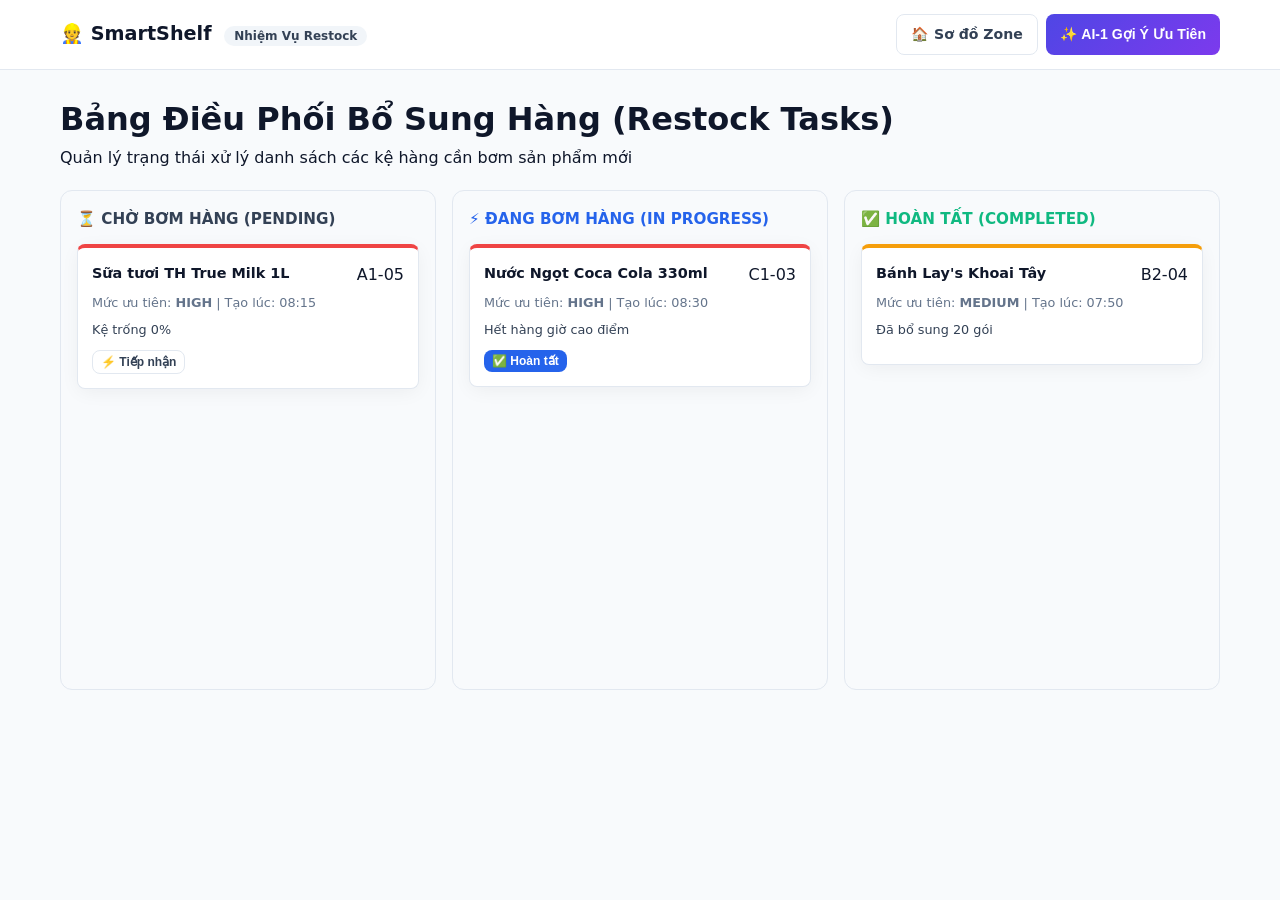
<file: pages/pages/associate-restock-task.html>
<!DOCTYPE html>
<html lang="vi">
<head>
  <meta charset="UTF-8">
  <meta name="viewport" content="width=device-width, initial-scale=1.0">
  <title>SmartShelf - Restock Tasks & AI Priority</title>
  <!-- Sửa lại đường dẫn lùi 2 cấp đến style.css ở thư mục gốc -->
  <link rel="stylesheet" href="../../style.css">
  <style>
    .kanban-board { display: grid; grid-template-columns: repeat(auto-fit, minmax(280px, 1fr)); gap: 16px; margin-top: 20px; }
    .kanban-col { background: var(--bg-app); border: 1px solid var(--slate-200); border-radius: var(--radius-md); padding: 16px; }
    .task-card { background: #fff; border: 1px solid var(--slate-200); border-radius: var(--radius-sm); padding: 14px; margin-bottom: 12px; box-shadow: var(--shadow-card); }
    .priority-HIGH { border-top: 4px solid #ef4444; }
    .priority-MEDIUM { border-top: 4px solid #f59e0b; }
    .priority-LOW { border-top: 4px solid #10b981; }
  </style>
</head>
<body>
  <header class="navbar">
    <div class="container navbar-inner">
      <a href="associate-zone-view.html" class="brand-logo">
        👷 SmartShelf <span class="brand-badge">Nhiệm Vụ Restock</span>
      </a>
      <nav style="display: flex; gap: 8px;">
        <a href="associate-zone-view.html" class="btn btn-outline">🏠 Sơ đồ Zone</a>
        <!-- Nút bấm Kích hoạt trải nghiệm AI-1 -->
        <button id="btnTriggerAI1" class="btn btn-ai">✨ AI-1 Gợi Ý Ưu Tiên</button>
      </nav>
    </div>
  </header>

  <main class="container" style="margin-top: 24px;">
    <div style="display: flex; justify-content: space-between; align-items: center; flex-wrap: wrap;">
      <div>
        <h1 class="hero-title">Bảng Điều Phối Bổ Sung Hàng (Restock Tasks)</h1>
        <p class="hero-subtitle">Quản lý trạng thái xử lý danh sách các kệ hàng cần bơm sản phẩm mới</p>
      </div>
    </div>

    <!-- Bảng Kanban chia 3 cột trạng thái -->
    <div class="kanban-board">
      <div class="kanban-col">
        <h3 style="font-size: 0.95rem; font-weight: 800; margin-bottom: 12px; color: var(--slate-700);">⏳ CHỜ BƠM HÀNG (PENDING)</h3>
        <div id="colPending"></div>
      </div>

      <div class="kanban-col">
        <h3 style="font-size: 0.95rem; font-weight: 800; margin-bottom: 12px; color: var(--primary);">⚡ ĐANG BƠM HÀNG (IN PROGRESS)</h3>
        <div id="colInProgress"></div>
      </div>

      <div class="kanban-col">
        <h3 style="font-size: 0.95rem; font-weight: 800; margin-bottom: 12px; color: #10b981;">✅ HOÀN TẤT (COMPLETED)</h3>
        <div id="colCompleted"></div>
      </div>
    </div>
  </main>

  <!-- MODAL TRẢI NGHIỆM AI-1 TÍNH NĂNG GỢI Ý ƯU TIÊN -->
  <div id="ai1Modal" class="modal-overlay hidden">
    <div class="modal-box" style="max-width: 520px;">
      <div class="modal-ai-header">
        <div style="display: flex; align-items: center; gap: 8px;">
          <span>🤖</span>
          <h3 style="font-size: 1rem; font-weight: 700;">AI-1: Restock Priority AI</h3>
        </div>
        <button id="btnCloseAI1" style="background: transparent; border: none; color: #fff; font-size: 1.2rem; cursor: pointer;">✕</button>
      </div>

      <div class="modal-body">
        <!-- Trạng thái Skeleton loading mô phỏng AI đang tính toán -->
        <div id="ai1Loading" class="hidden" style="padding: 24px; text-align: center;">
          <div class="shimmer"></div>
          <div class="shimmer" style="width: 75%;"></div>
          <p style="font-size: 0.88rem; color: var(--slate-500); margin-top: 12px;">AI đang phân tích tần suất cạn hàng & khung giờ cao điểm...</p>
        </div>

        <!-- Trạng thái Hiển thị Kết quả phân tích & Lý do của AI -->
        <div id="ai1Result" class="hidden">
          <p style="font-size: 0.82rem; font-weight: 700; color: var(--slate-700); text-transform: uppercase;">Xếp hạng danh sách kệ bổ sung ưu tiên:</p>
          
          <div id="ai1RecommendationList" style="margin: 12px 0;"></div>

          <!-- Thẻ giải thích lý do cụ thể từ AI -->
          <div class="ai-reason-card">
            💡 <strong>Giải thích lý do AI:</strong> Kệ A1-05 và C1-03 đạt ngưỡng báo động (&lt; 10% lấp đầy) ngay trước khung giờ cao điểm (17h - 19h). Việc xếp ưu tiên gấp giúp tối đa hóa khả năng phục vụ khách mua sắm.
          </div>

          <div style="display: flex; gap: 10px; margin-top: 16px;">
            <button id="btnApplyAIPriority" class="btn btn-primary" style="flex: 1;">Duyệt & Áp Dụng Thứ Tự AI</button>
            <button id="btnRejectAI1" class="btn btn-outline">Bỏ Qua</button>
          </div>
        </div>
      </div>
    </div>
  </div>

  <script src="../../js/data-store.js"></script>
  <script>
    // [HÀM 1 - RENDER BẢNG KANBAN]: Phân loại và vẽ các thẻ Task vào 3 cột theo status
    function renderTasks() {
      const tasks = DataStore.get('RESTOCK_TASKS');
      const pendingCol = document.getElementById('colPending');
      const inProgressCol = document.getElementById('colInProgress');
      const completedCol = document.getElementById('colCompleted');

      pendingCol.innerHTML = '';
      inProgressCol.innerHTML = '';
      completedCol.innerHTML = '';

      tasks.forEach(t => {
        const cardHtml = `
          <div class="task-card priority-${t.priority}">
            <div style="display: flex; justify-content: space-between; align-items: start;">
              <strong style="font-size: 0.9rem; color: var(--dark);">${t.productName}</strong>
              <span class="location-tag">${t.shelfId}</span>
            </div>
            <p style="font-size: 0.8rem; color: var(--slate-500); margin: 6px 0;">Mức ưu tiên: <strong>${t.priority}</strong> | Tạo lúc: ${t.createdTime}</p>
            <p style="font-size: 0.8rem; color: var(--slate-700);">${t.note}</p>
            
            <div style="margin-top: 10px; display: flex; gap: 6px;">
              ${t.status === 'PENDING' ? `<button onclick="updateTaskStatus('${t.id}', 'IN_PROGRESS')" class="btn btn-outline" style="padding: 4px 8px; font-size: 0.75rem;">⚡ Tiếp nhận</button>` : ''}
              ${t.status === 'IN_PROGRESS' ? `<button onclick="updateTaskStatus('${t.id}', 'COMPLETED')" class="btn btn-primary" style="padding: 4px 8px; font-size: 0.75rem;">✅ Hoàn tất</button>` : ''}
            </div>
          </div>
        `;

        if (t.status === 'PENDING') pendingCol.insertAdjacentHTML('beforeend', cardHtml);
        if (t.status === 'IN_PROGRESS') inProgressCol.insertAdjacentHTML('beforeend', cardHtml);
        if (t.status === 'COMPLETED') completedCol.insertAdjacentHTML('beforeend', cardHtml);
      });
    }

    // [HÀM 2 - CẬP NHẬT TRẠNG THÁI TASK]: Đổi status của Task khi bấm Tiếp nhận / Hoàn tất
    function updateTaskStatus(taskId, newStatus) {
      DataStore.update('RESTOCK_TASKS', taskId, { status: newStatus });
      renderTasks(); // Vẽ lại giao diện sau khi đổi status
    }

    // KHAI BÁO CÁC PHẦN TỬ MODAL AI-1
    const btnTrigger = document.getElementById('btnTriggerAI1');
    const ai1Modal = document.getElementById('ai1Modal');
    const ai1Loading = document.getElementById('ai1Loading');
    const ai1Result = document.getElementById('ai1Result');

    // [HÀM 3 - KÍCH HOẠT NÚT AI-1]: Xử lý luồng Skeleton Shimmer và trả về đề xuất AI
    btnTrigger.onclick = () => {
      ai1Modal.classList.remove('hidden');
      ai1Loading.classList.remove('hidden'); // Hiển thị khung Skeleton loading
      ai1Result.classList.add('hidden');     // Ẩn kết quả ban đầu

      // Giả lập 1 giây AI chạy tính toán
      setTimeout(() => {
        ai1Loading.classList.add('hidden');  // Ẩn Skeleton
        ai1Result.classList.remove('hidden'); // Hiện kết quả đề xuất

        document.getElementById('ai1RecommendationList').innerHTML = `
          <div style="background: var(--bg-app); padding: 10px; border-radius: 6px; font-size: 0.85rem; margin-bottom: 6px; border-left: 3px solid #ef4444;">
            🔴 <strong>1. Kệ A1-05 (Sữa TH True Milk)</strong> - Độ ưu tiên: 98% (Hết sạch hàng)
          </div>
          <div style="background: var(--bg-app); padding: 10px; border-radius: 6px; font-size: 0.85rem; border-left: 3px solid #ef4444;">
            🔴 <strong>2. Kệ C1-03 (Coca Cola 330ml)</strong> - Độ ưu tiên: 89% (Bán chạy giờ vàng)
          </div>
        `;
      }, 1000);
    };

    // [HÀM 4 - ĐÓNG MODAL]: Bấm nút X hoặc Bỏ qua
    document.getElementById('btnCloseAI1').onclick = () => ai1Modal.classList.add('hidden');
    document.getElementById('btnRejectAI1').onclick = () => ai1Modal.classList.add('hidden');
    
    // [HÀM 5 - ÁP DỤNG ĐỀ XUẤT AI]: Gán priority = HIGH cho các kệ A1-05 và C1-03 vào LocalStorage
    document.getElementById('btnApplyAIPriority').onclick = () => {
      const tasks = DataStore.get('RESTOCK_TASKS');
      tasks.forEach(t => {
        if (t.shelfId === 'A1-05' || t.shelfId === 'C1-03') t.priority = 'HIGH';
      });
      DataStore.set('RESTOCK_TASKS', tasks); // Lưu lại mảng mới vào LocalStorage
      renderTasks(); // Render lại bảng Kanban
      ai1Modal.classList.add('hidden');
      alert('Đã cập nhật thứ tự ưu tiên các công việc Restock thành công!');
    };

    // Tự động render bảng Kanban khi mở trang
    document.addEventListener('DOMContentLoaded', renderTasks);
  </script>
</body>
</html>
</file>
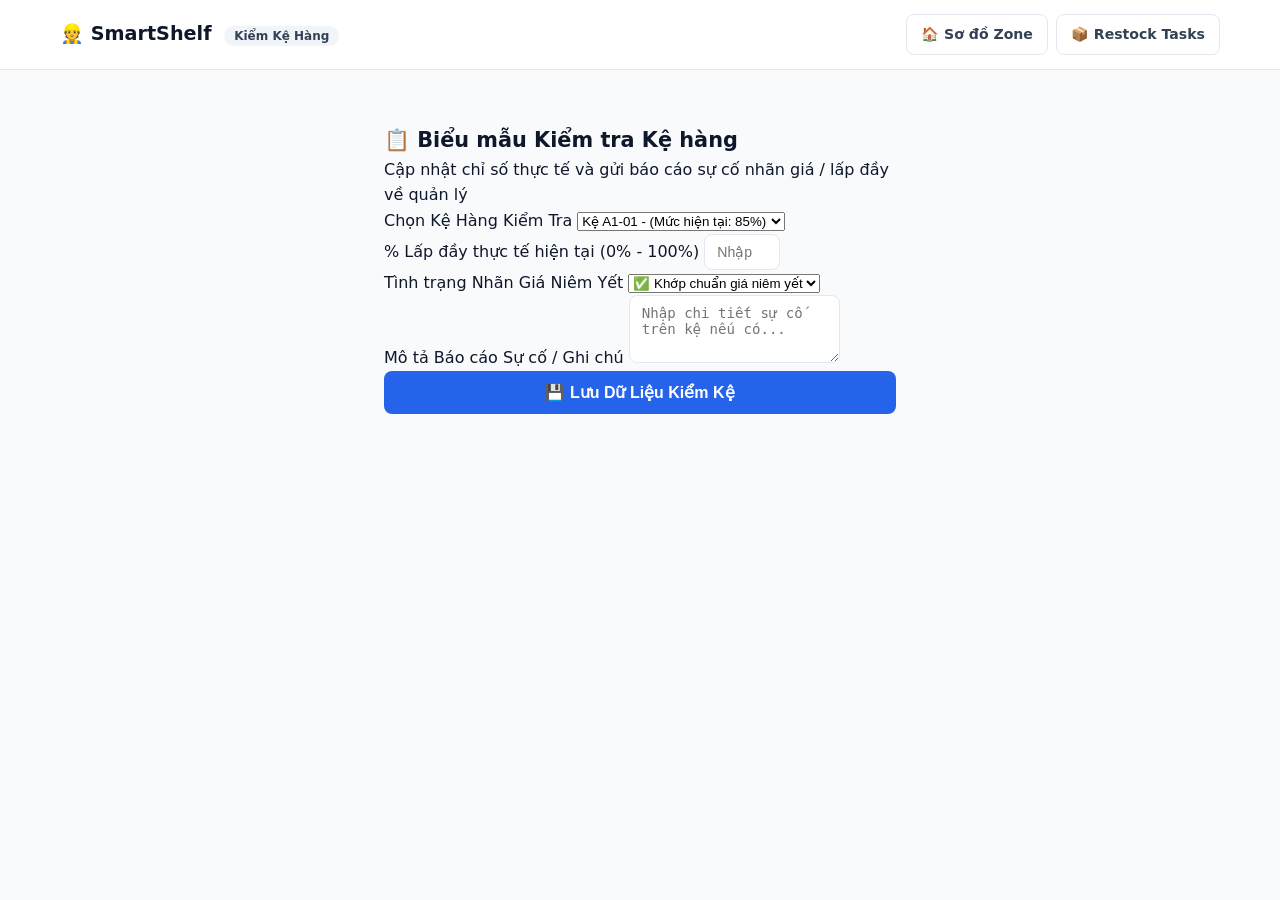
<file: pages/pages/associate-shelf-check.html>
<!DOCTYPE html>
<html lang="vi">
<head>
  <meta charset="UTF-8">
  <meta name="viewport" content="width=device-width, initial-scale=1.0">
  <title>SmartShelf - Kiểm tra Kệ hàng</title>
  <!-- Sửa đường dẫn lùi 2 cấp đến style.css ở gốc -->
  <link rel="stylesheet" href="../../style.css">
</head>
<body>
  <header class="navbar">
    <div class="container navbar-inner">
      <a href="associate-zone-view.html" class="brand-logo">
        👷 SmartShelf <span class="brand-badge">Kiểm Kệ Hàng</span>
      </a>
      <nav style="display: flex; gap: 8px;">
        <a href="associate-zone-view.html" class="btn btn-outline">🏠 Sơ đồ Zone</a>
        <a href="associate-restock-task.html" class="btn btn-outline">📦 Restock Tasks</a>
      </nav>
    </div>
  </header>

  <main class="container" style="max-width: 600px; margin-top: 30px;">
    <div class="search-hero" style="padding: 24px;">
      <h1 class="hero-title" style="font-size: 1.3rem;">📋 Biểu mẫu Kiểm tra Kệ hàng</h1>
      <p class="hero-subtitle">Cập nhật chỉ số thực tế và gửi báo cáo sự cố nhãn giá / lấp đầy về quản lý</p>

      <form id="shelfCheckForm">
        <div class="form-group">
          <label for="shelfSelect">Chọn Kệ Hàng Kiểm Tra</label>
          <select id="shelfSelect" class="form-select" required></select>
        </div>

        <div class="form-group">
          <label for="fillRateInput">% Lấp đầy thực tế hiện tại (0% - 100%)</label>
          <input type="number" id="fillRateInput" class="form-input" min="0" max="100" placeholder="Nhập phần trăm..." required />
        </div>

        <div class="form-group">
          <label for="priceTagSelect">Tình trạng Nhãn Giá Niêm Yết</label>
          <select id="priceTagSelect" class="form-select">
            <option value="OK">✅ Khớp chuẩn giá niêm yết</option>
            <option value="MISSING">❌ Mất / Thiếu nhãn giá</option>
            <option value="WRONG_PRICE">⚠️ Sai giá so với hệ thống</option>
          </select>
        </div>

        <div class="form-group">
          <label for="incidentNote">Mô tả Báo cáo Sự cố / Ghi chú</label>
          <textarea id="incidentNote" class="form-input" rows="3" placeholder="Nhập chi tiết sự cố trên kệ nếu có..."></textarea>
        </div>

        <div id="checkSuccessAlert" class="hidden" style="background: var(--success-bg); color: var(--success-text); padding: 12px; border-radius: var(--radius-sm); margin-bottom: 14px; font-size: 0.88rem; border-left: 4px solid var(--success-text);">
          ✅ Đã lưu dữ liệu kiểm kệ và báo cáo hệ thống thành công!
        </div>

        <button type="submit" class="btn btn-primary" style="width: 100%; padding: 12px; font-size: 1rem;">💾 Lưu Dữ Liệu Kiểm Kệ</button>
      </form>
    </div>
  </main>

  <script src="../../js/data-store.js"></script>
  <script>
    // [HÀM 1 - TẢI DANH SÁCH KỆ]: Nạp danh sách Kệ hàng vào ô thẻ Select và tự chọn Kệ theo URL
    document.addEventListener('DOMContentLoaded', () => {
      const shelves = DataStore.get('SHELVES');
      const select = document.getElementById('shelfSelect');
      const params = new URLSearchParams(window.location.search);
      const targetShelfId = params.get('shelfId'); // Lấy shelfId từ đường dẫn URL

      shelves.forEach(s => {
        const option = document.createElement('option');
        option.value = s.id;
        option.innerText = `${s.code} - (Mức hiện tại: ${s.fillRate}%)`;
        if (s.id === targetShelfId) option.selected = true; // Tự động chọn kệ đã bấm từ trang trước
        select.appendChild(option);
      });
    });

    // [HÀM 2 - XỬ LÝ LƯU KIỂM KỆ]: Đọc dữ liệu từ Form và cập nhật vào LocalStorage
    document.getElementById('shelfCheckForm').addEventListener('submit', (e) => {
      e.preventDefault(); // Ngăn trình duyệt load lại trang
      
      const shelfId = document.getElementById('shelfSelect').value;
      const fillRate = parseInt(document.getElementById('fillRateInput').value);
      const priceTagStatus = document.getElementById('priceTagSelect').value;
      const note = document.getElementById('incidentNote').value.trim();

      // [HÀM LƯU DỮ LIỆU 1]: Cập nhật % lấp đầy và tình trạng nhãn giá mới nhất vào bảng SHELVES
      DataStore.update('SHELVES', shelfId, {
        fillRate: fillRate,
        priceTagStatus: priceTagStatus,
        lastChecked: new Date().toLocaleString('vi-VN')
      });

      // [HÀM LƯU DỮ LIỆU 2]: Thêm một bản ghi lịch sử kiểm kệ vào bảng SHELF_CHECKS
      DataStore.add('SHELF_CHECKS', {
        id: 'CHK-' + Date.now(),
        shelfId: shelfId,
        fillRate: fillRate,
        priceTagStatus: priceTagStatus,
        note: note,
        timestamp: new Date().toISOString()
      });

      // Show khung thông báo màu xanh thành công trong 3 giây
      const alertBox = document.getElementById('checkSuccessAlert');
      alertBox.classList.remove('hidden');
      setTimeout(() => alertBox.classList.add('hidden'), 3000);
    });
  </script>
</body>
</html>
</file>
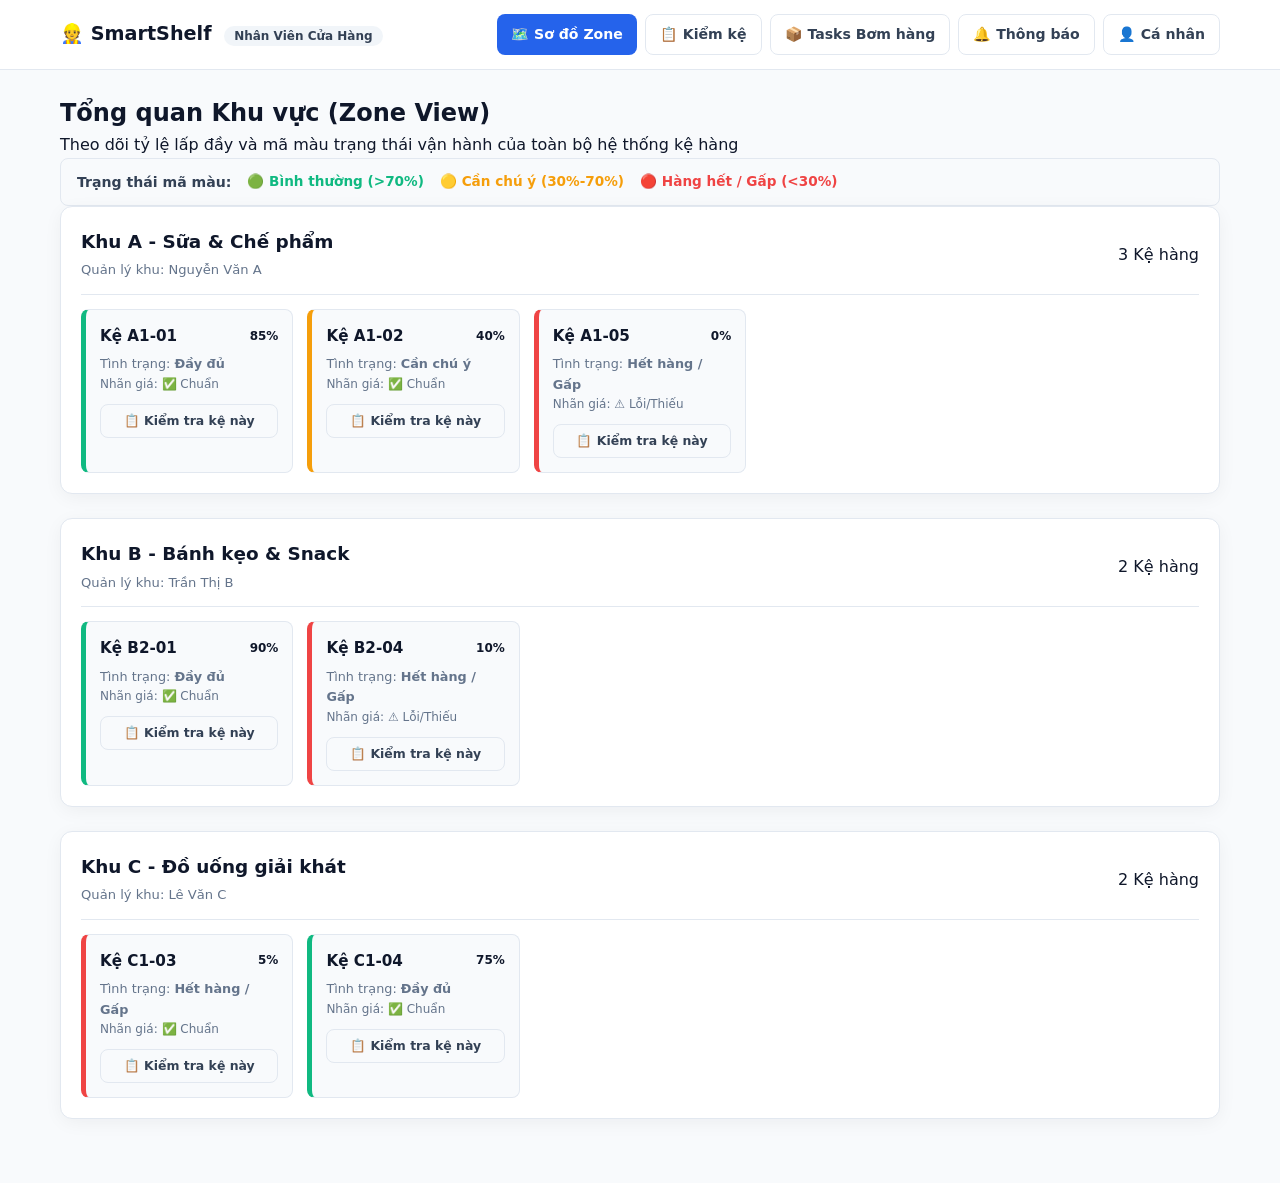
<file: pages/pages/associate-zone-view.html>
<!DOCTYPE html>
<html lang="vi">
<head>
    <meta charset="UTF-8">
    <meta name="viewport" content="width=device-width, initial-scale=1.0">
    <title>SmartShelf - Sơ đồ Khu vực Kệ hàng</title>
    <link rel="stylesheet" href="../../style.css">
    <style>
        .zone-card { background: #fff; border: 1px solid var(--slate-200); border-radius: var(--radius-md); padding: 20px; margin-bottom: 24px; box-shadow: var(--shadow-card); }
        .shelf-grid-mini { display: grid; grid-template-columns: repeat(auto-fill, minmax(200px, 1fr)); gap: 14px; margin-top: 14px; }
        .shelf-item { padding: 14px; border-radius: var(--radius-sm); border: 1px solid var(--slate-200); background: var(--bg-app); transition: var(--transition); }
        .shelf-item:hover { transform: translateY(-2px); }
        .shelf-status-normal { border-left: 5px solid #10b981; }
        .shelf-status-warning { border-left: 5px solid #f59e0b; }
        .shelf-status-critical { border-left: 5px solid #ef4444; }
    </style>
</head>
<body>
    <header class="navbar">
        <div class="container navbar-inner">
            <a href="associate-zone-view.html" class="brand-logo">
                👷 SmartShelf <span class="brand-badge">Nhân Viên Cửa Hàng</span>
            </a>
            <nav style="display: flex; gap: 8px; flex-wrap: wrap;">
                <a href="associate-zone-view.html" class="btn btn-primary">🗺️ Sơ đồ Zone</a>
                <a href="associate-shelf-check.html" class="btn btn-outline">📋 Kiểm kệ</a>
                <a href="associate-restock-task.html" class="btn btn-outline">📦 Tasks Bơm hàng</a>
                <a href="notifications.html" class="btn btn-outline">🔔 Thông báo</a>
                <a href="profile.html" class="btn btn-outline">👤 Cá nhân</a>
            </nav>
        </div>
    </header>

    <main class="container" style="margin-top: 24px;">
        <section class="search-hero">
            <h1 class="hero-title">Tổng quan Khu vực (Zone View)</h1>
            <p class="hero-subtitle">Theo dõi tỷ lệ lấp đầy và mã màu trạng thái vận hành của toàn bộ hệ thống kệ hàng</p>
            <div style="display: flex; gap: 16px; align-items: center; background: var(--bg-app); padding: 12px 16px; border-radius: var(--radius-sm); border: 1px solid var(--slate-200); flex-wrap: wrap;">
                <span style="font-weight: 700; font-size: 0.88rem; color: var(--slate-700);">Trạng thái mã màu:</span>
                <span style="color: #10b981; font-weight: 700; font-size: 0.85rem;">🟢 Bình thường (&gt;70%)</span>
                <span style="color: #f59e0b; font-weight: 700; font-size: 0.85rem;">🟡 Cần chú ý (30%-70%)</span>
                <span style="color: #ef4444; font-weight: 700; font-size: 0.85rem;">🔴 Hàng hết / Gấp (&lt;30%)</span>
            </div>
        </section>

        <div id="zoneContainer"></div>
    </main>

    <script src="../../js/data-store.js"></script>
    <script>
        function renderZones() {
            const zones = DataStore.get('ZONES');
            const shelves = DataStore.get('SHELVES');
            const container = document.getElementById('zoneContainer');
            container.innerHTML = '';

            zones.forEach(zone => {
                const zoneShelves = shelves.filter(s => s.zoneId === zone.id);

                let html = `
                <div class="zone-card">
                    <div style="display: flex; justify-content: space-between; align-items: center; border-bottom: 1px solid var(--slate-200); padding-bottom: 12px;">
                        <div>
                            <h2 style="font-size: 1.15rem; font-weight: 800; color: var(--dark);">${zone.name}</h2>
                            <span style="font-size: 0.82rem; color: var(--slate-500);">Quản lý khu: ${zone.manager}</span>
                        </div>
                        <span class="badge-stock stock-in">${zoneShelves.length} Kệ hàng</span>
                    </div>
                    <div class="shelf-grid-mini">
                `;

                zoneShelves.forEach(shelf => {
                    let statusClass = 'shelf-status-normal';
                    let statusLabel = 'Đầy đủ';
                    
                    if (shelf.fillRate < 30) {
                        statusClass = 'shelf-status-critical'; 
                        statusLabel = 'Hết hàng / Gấp';
                    } else if (shelf.fillRate <= 70) {
                        statusClass = 'shelf-status-warning'; 
                        statusLabel = 'Cần chú ý';
                    }

                    html += `
                    <div class="shelf-item ${statusClass}">
                        <div style="display: flex; justify-content: space-between; align-items: center;">
                            <strong style="font-size: 0.95rem; color: var(--dark);">${shelf.code}</strong>
                            <span style="font-size: 0.75rem; font-weight: 700;" class="${shelf.fillRate < 30 ? 'stock-out' : 'stock-in'}">${shelf.fillRate}%</span>
                        </div>
                        <p style="font-size: 0.8rem; color: var(--slate-500); margin-top: 6px;">Tình trạng: <strong>${statusLabel}</strong></p>
                        <p style="font-size: 0.75rem; color: var(--slate-500);">Nhãn giá: ${shelf.priceTagStatus === 'OK' ? '✅ Chuẩn' : '⚠️ Lỗi/Thiếu'}</p>
                        <a href="associate-shelf-check.html?shelfId=${shelf.id}" class="btn btn-outline" style="width: 100%; margin-top: 10px; padding: 6px 8px; font-size: 0.78rem;">
                            📋 Kiểm tra kệ này
                        </a>
                    </div>
                    `;
                });

                html += `</div></div>`;
                container.insertAdjacentHTML('beforeend', html);
            });
        }

        document.addEventListener('DOMContentLoaded', renderZones);
    </script>
</body>
</html>
</file>
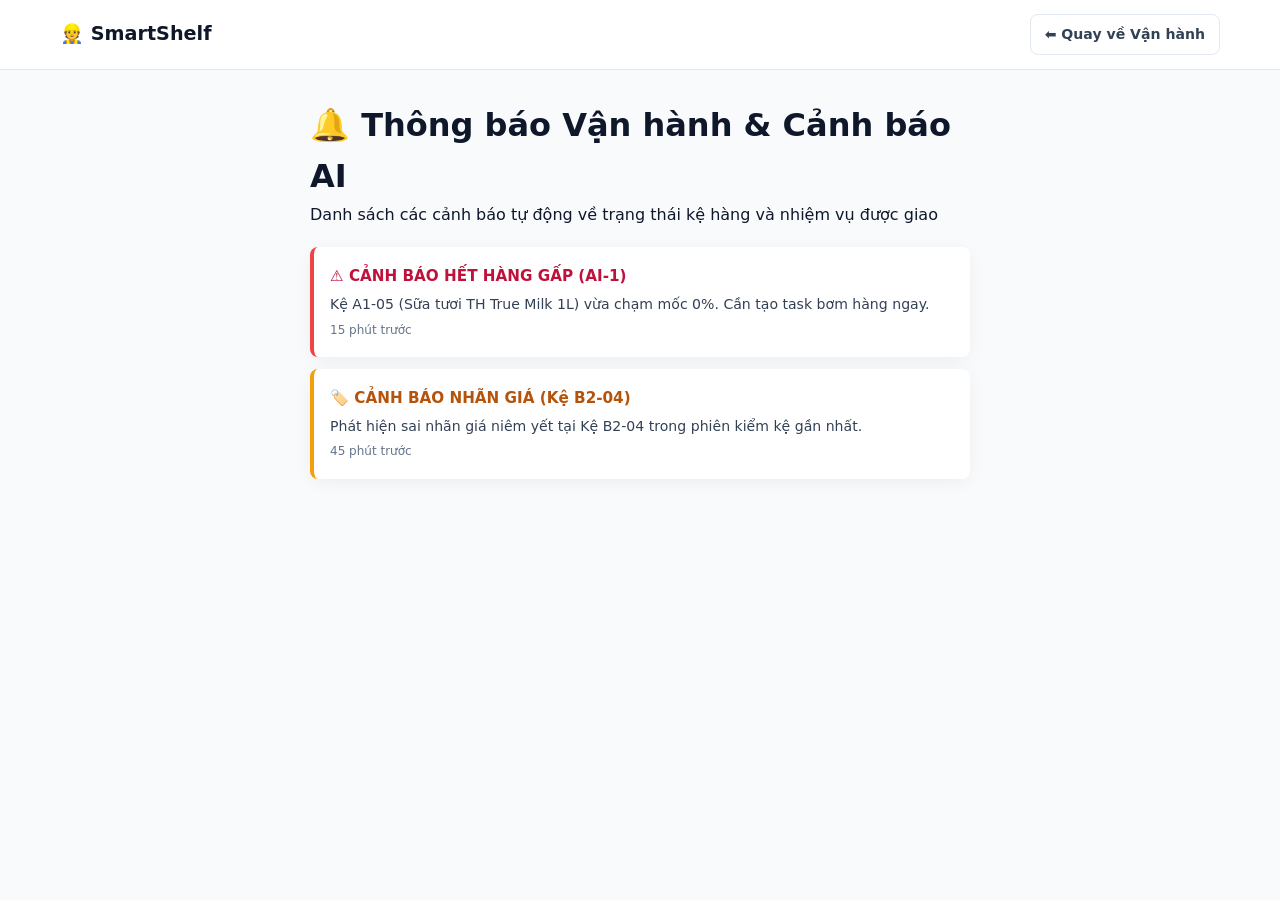
<file: pages/pages/notifications.html>
<!DOCTYPE html>
<html lang="vi">
<head>
  <meta charset="UTF-8">
  <meta name="viewport" content="width=device-width, initial-scale=1.0">
  <title>SmartShelf - Thông báo Vận hành</title>
  <!-- Sửa lại đường dẫn lùi 2 cấp đến style.css ở thư mục gốc -->
  <link rel="stylesheet" href="../../style.css">
</head>
<body>
  <header class="navbar">
    <div class="container navbar-inner">
      <a href="associate-zone-view.html" class="brand-logo">👷 SmartShelf</a>
      <a href="associate-zone-view.html" class="btn btn-outline">⬅️ Quay về Vận hành</a>
    </div>
  </header>

  <main class="container" style="max-width: 700px; margin-top: 30px;">
    <h1 class="hero-title">🔔 Thông báo Vận hành & Cảnh báo AI</h1>
    <p class="hero-subtitle">Danh sách các cảnh báo tự động về trạng thái kệ hàng và nhiệm vụ được giao</p>

    <div style="display: flex; flex-direction: column; gap: 12px; margin-top: 20px;">
      <div style="background: #fff; padding: 16px; border-radius: var(--radius-sm); border-left: 4px solid #ef4444; box-shadow: var(--shadow-card);">
        <strong style="font-size: 0.95rem; color: #be123c;">⚠️ CẢNH BÁO HẾT HÀNG GẤP (AI-1)</strong>
        <p style="font-size: 0.88rem; color: var(--slate-700); margin-top: 4px;">Kệ A1-05 (Sữa tươi TH True Milk 1L) vừa chạm mốc 0%. Cần tạo task bơm hàng ngay.</p>
        <span style="font-size: 0.75rem; color: var(--slate-500);">15 phút trước</span>
      </div>

      <div style="background: #fff; padding: 16px; border-radius: var(--radius-sm); border-left: 4px solid #f59e0b; box-shadow: var(--shadow-card);">
        <strong style="font-size: 0.95rem; color: #b45309;">🏷️ CẢNH BÁO NHÃN GIÁ (Kệ B2-04)</strong>
        <p style="font-size: 0.88rem; color: var(--slate-700); margin-top: 4px;">Phát hiện sai nhãn giá niêm yết tại Kệ B2-04 trong phiên kiểm kệ gần nhất.</p>
        <span style="font-size: 0.75rem; color: var(--slate-500);">45 phút trước</span>
      </div>
    </div>
  </main>
</body>
</html>
</file>
<file: style.css>
:root {
  --primary: #2563eb;
  --primary-dark: #1d4ed8;
  --primary-light: #eff6ff;
  --ai-gradient: linear-gradient(135deg, #4f46e5 0%, #7c3aed 100%);
  --success: #10b981;
  --success-bg: #dcfce7;
  --success-text: #15803d;
  --warning: #f59e0b;
  --warning-bg: #fef3c7;
  --warning-text: #b45309;
  --danger: #ef4444;
  --danger-bg: #ffe4e6;
  --danger-text: #be123c;
  --dark: #0f172a;
  --slate-700: #334155;
  --slate-500: #64748b;
  --slate-200: #e2e8f0;
  --bg-app: #f8fafc;
  --card-bg: #ffffff;
  --radius-sm: 8px;
  --radius-md: 12px;
  --radius-lg: 16px;
  --shadow-card: 0 4px 20px -2px rgba(15, 23, 42, 0.06);
  --shadow-modal: 0 25px 50px -12px rgba(15, 23, 42, 0.25);
  --font-sans: 'Inter', system-ui, -apple-system, sans-serif;
}

*, *::before, *::after { box-sizing: border-box; margin: 0; padding: 0; }
body { font-family: var(--font-sans); background-color: var(--bg-app); color: var(--dark); line-height: 1.6; padding-bottom: 40px; }
.hidden { display: none !important; }
.container { width: 100%; max-width: 1200px; margin: 0 auto; padding: 0 20px; }

/* NAVBAR */
.navbar { background: rgba(255, 255, 255, 0.9); backdrop-filter: blur(10px); border-bottom: 1px solid var(--slate-200); position: sticky; top: 0; z-index: 100; padding: 14px 0; }
.navbar-inner { display: flex; justify-content: space-between; align-items: center; }
.brand-logo { font-weight: 800; font-size: 1.2rem; color: var(--dark); text-decoration: none; }
.brand-badge { background: #f1f5f9; color: var(--slate-700); font-size: 0.75rem; padding: 3px 10px; border-radius: 20px; font-weight: 700; margin-left: 6px; }

.nav-menu { display: flex; gap: 8px; align-items: center; }
.nav-link { text-decoration: none; font-size: 0.88rem; font-weight: 600; color: var(--slate-500); padding: 6px 12px; border-radius: var(--radius-sm); transition: all 0.2s; }
.nav-link:hover, .nav-link.active { color: var(--primary); background: var(--primary-light); }

/* BUTTONS & CARDS */
.btn { display: inline-flex; align-items: center; justify-content: center; gap: 6px; padding: 8px 14px; border-radius: var(--radius-sm); font-weight: 600; font-size: 0.88rem; cursor: pointer; border: none; text-decoration: none; white-space: nowrap; }
.btn-primary { background: var(--primary); color: #fff; }
.btn-primary:hover { background: var(--primary-dark); }
.btn-ai { background: var(--ai-gradient); color: #fff; }
.btn-outline { background: transparent; border: 1px solid var(--slate-200); color: var(--slate-700); }
.btn-danger { background: var(--danger); color: #fff; }

.kpi-grid { display: grid; grid-template-columns: repeat(auto-fit, minmax(240px, 1fr)); gap: 16px; margin: 24px 0; }
.kpi-card { background: var(--card-bg); border: 1px solid var(--slate-200); border-radius: var(--radius-md); padding: 20px; box-shadow: var(--shadow-card); }
.kpi-title { font-size: 0.8rem; font-weight: 700; color: var(--slate-500); text-transform: uppercase; }
.kpi-value { font-size: 1.8rem; font-weight: 800; color: var(--dark); margin: 6px 0; }
.kpi-sub { font-size: 0.82rem; font-weight: 600; }

.grid-2 { display: grid; grid-template-columns: 2fr 1fr; gap: 20px; margin-bottom: 24px; }
@media (max-width: 900px) { .grid-2 { grid-template-columns: 1fr; } }

.card-panel { background: var(--card-bg); border: 1px solid var(--slate-200); border-radius: var(--radius-lg); padding: 24px; box-shadow: var(--shadow-card); }
.card-header { display: flex; justify-content: space-between; align-items: center; margin-bottom: 16px; }
.card-title { font-size: 1.1rem; font-weight: 800; color: var(--dark); }

table { width: 100%; border-collapse: collapse; text-align: left; font-size: 0.88rem; }
th { background: var(--bg-app); padding: 12px; color: var(--slate-500); font-weight: 700; border-bottom: 1px solid var(--slate-200); }
td { padding: 12px; border-bottom: 1px solid var(--slate-200); }

.badge { padding: 4px 10px; border-radius: 20px; font-size: 0.75rem; font-weight: 700; }
.badge-danger { background: var(--danger-bg); color: var(--danger-text); }
.badge-warning { background: var(--warning-bg); color: var(--warning-text); }

.kanban-grid { display: grid; grid-template-columns: repeat(3, 1fr); gap: 20px; margin-top: 24px; }
@media (max-width: 850px) { .kanban-grid { grid-template-columns: 1fr; } }
.kanban-col { background: #f1f5f9; border-radius: var(--radius-md); padding: 16px; border: 1px solid var(--slate-200); min-height: 500px; }
.col-header { font-weight: 800; font-size: 0.95rem; margin-bottom: 14px; display: flex; justify-content: space-between; align-items: center; }
.task-card { background: #fff; border-radius: var(--radius-sm); padding: 14px; margin-bottom: 12px; border: 1px solid var(--slate-200); box-shadow: 0 2px 4px rgba(0,0,0,0.02); }
.task-title { font-weight: 700; font-size: 0.9rem; margin-bottom: 4px; }
.task-meta { font-size: 0.78rem; color: var(--slate-500); }

.form-input { padding: 9px 12px; border: 1px solid var(--slate-200); border-radius: var(--radius-sm); outline: none; font-size: 0.88rem; }
.modal-overlay { position: fixed; inset: 0; background: rgba(15, 23, 42, 0.6); backdrop-filter: blur(4px); display: flex; align-items: center; justify-content: center; z-index: 1000; }
.modal-box { background: #fff; width: 90%; max-width: 520px; border-radius: var(--radius-lg); overflow: hidden; box-shadow: var(--shadow-modal); }
.modal-ai-header { background: var(--ai-gradient); color: #fff; padding: 16px 20px; display: flex; align-items: center; justify-content: space-between; }
</file>
